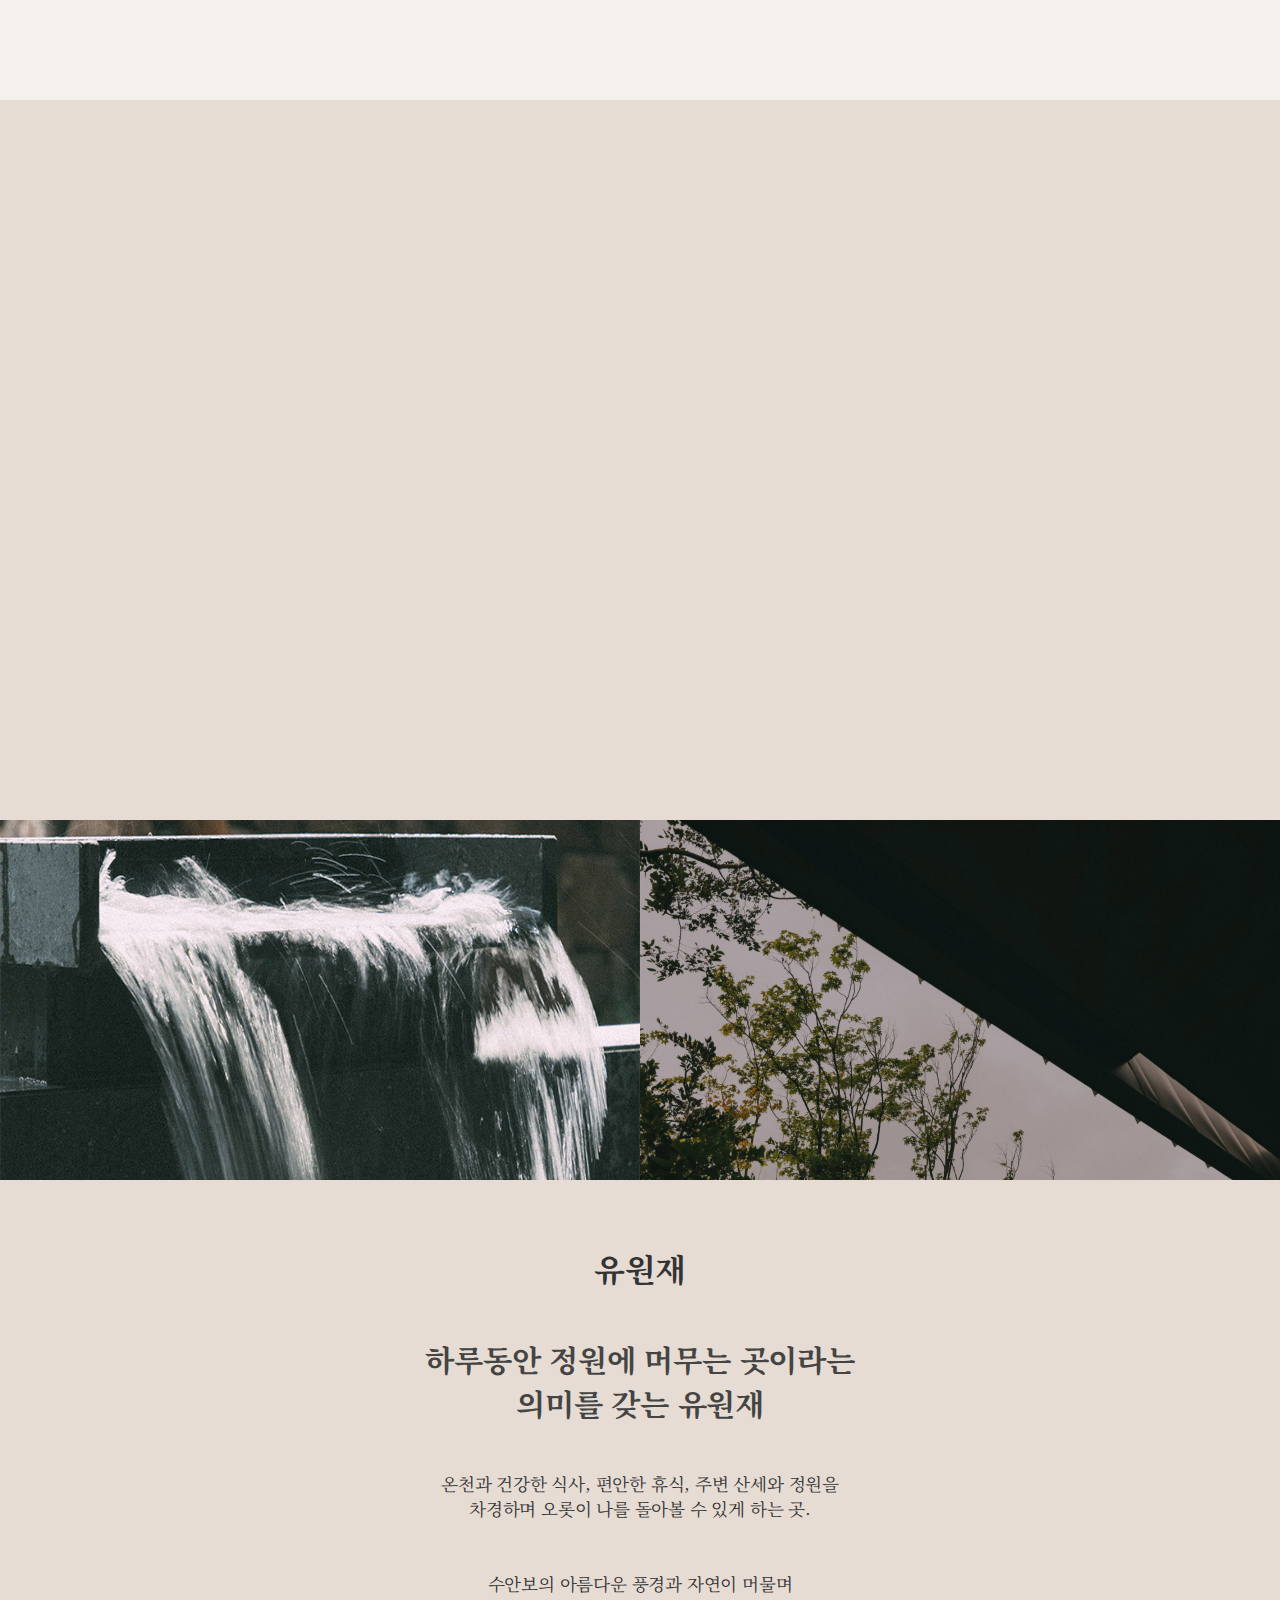
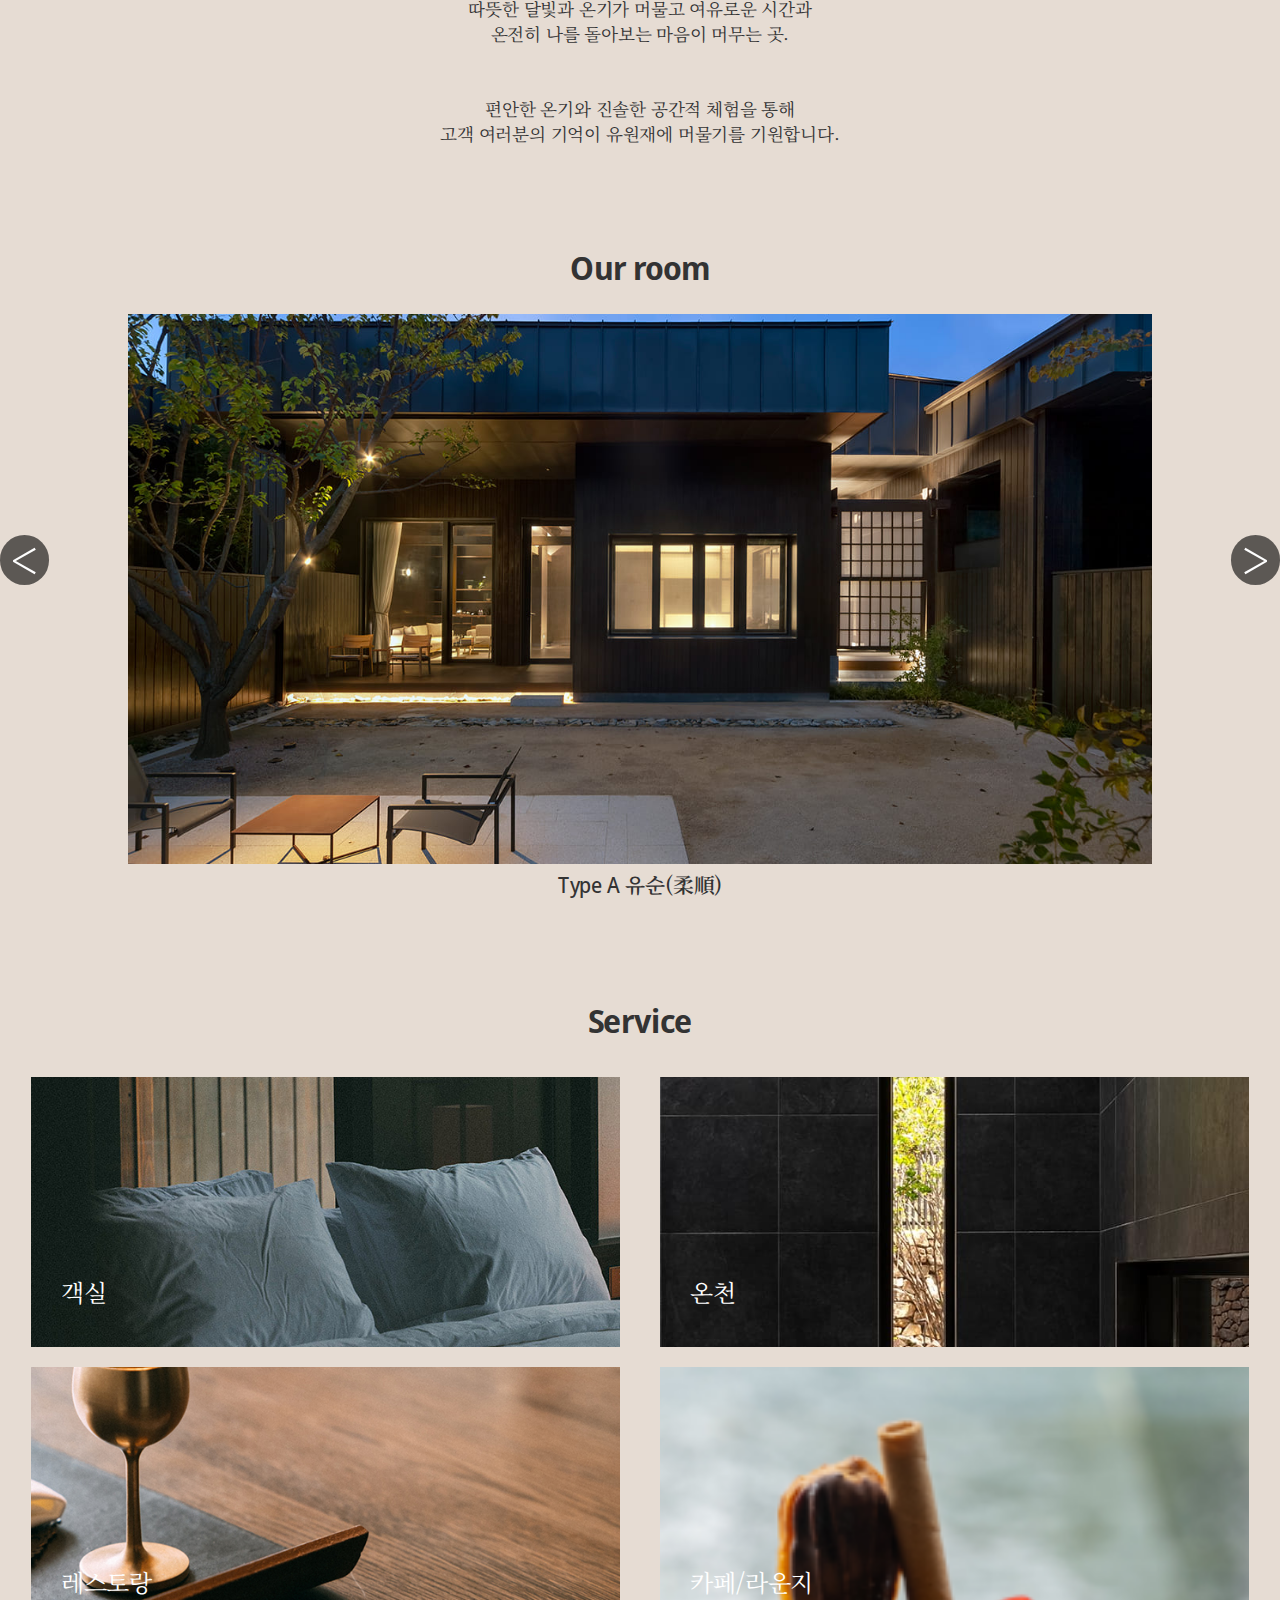
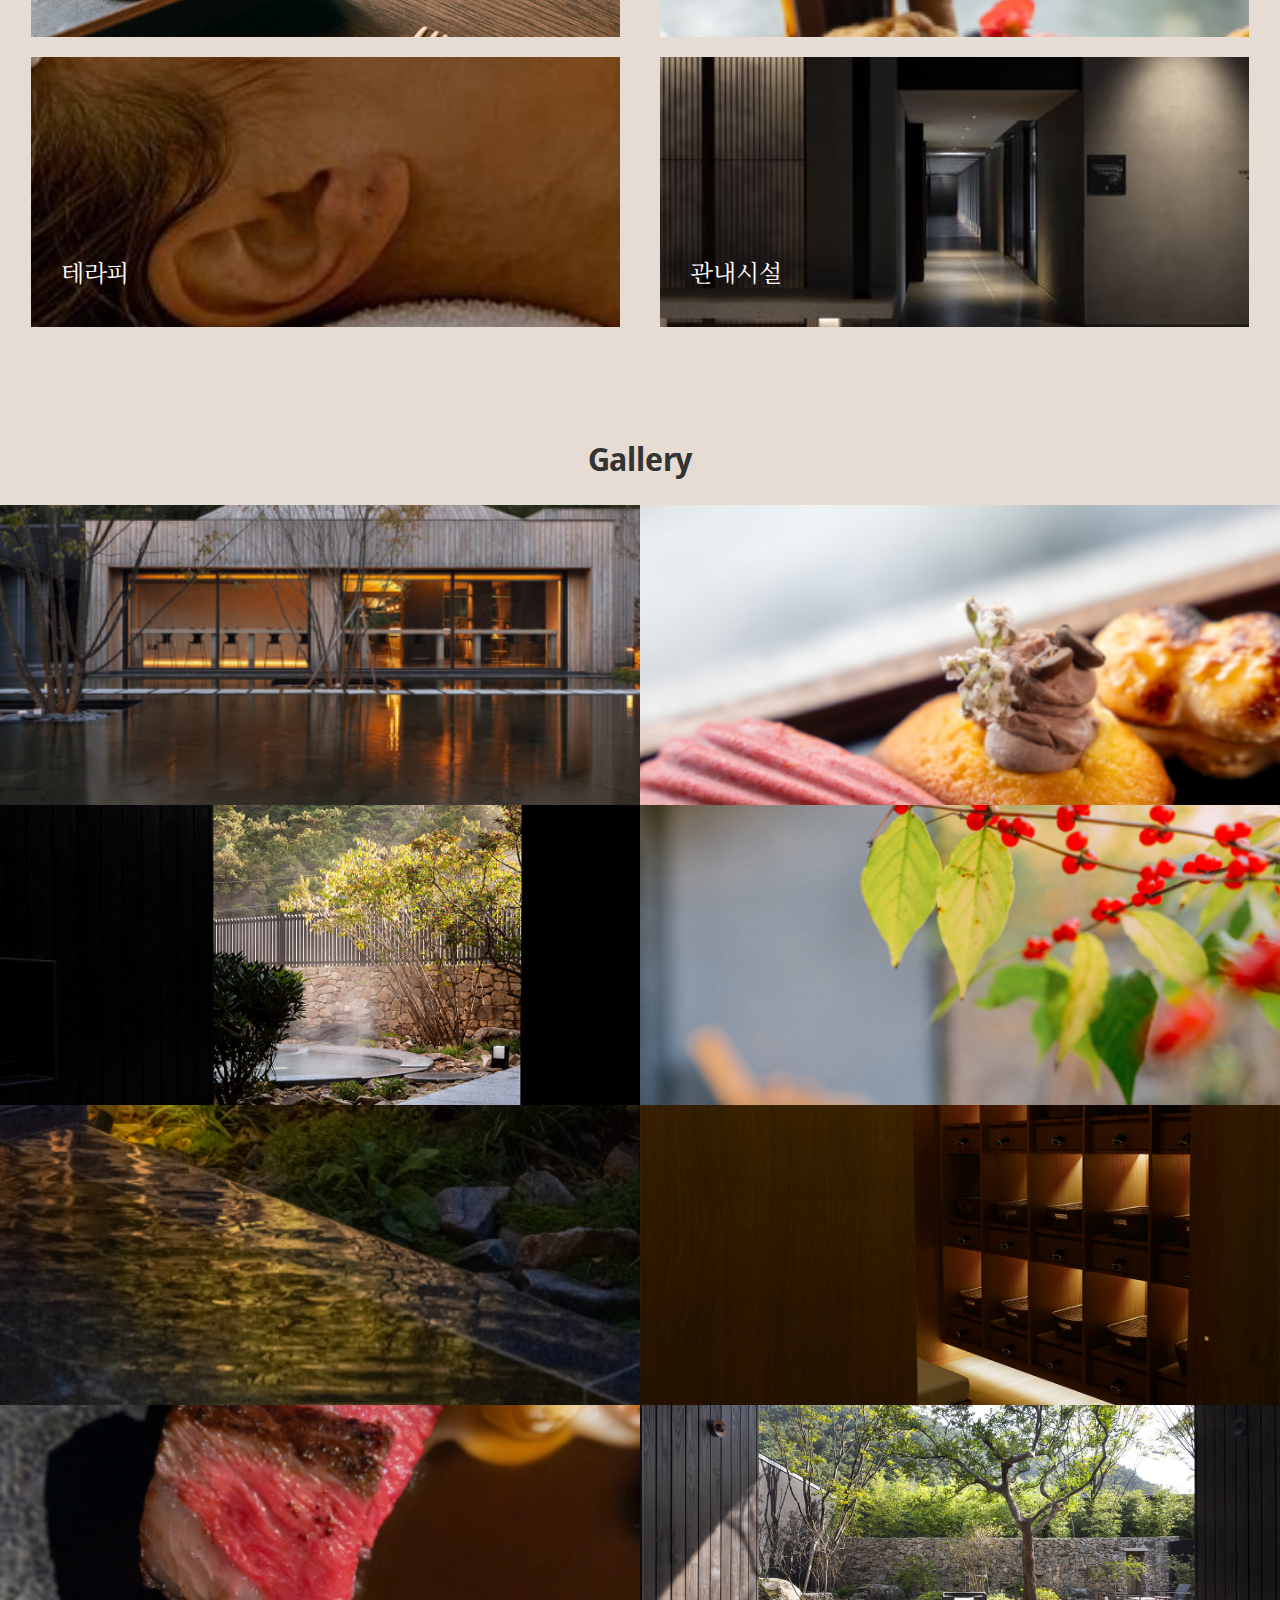
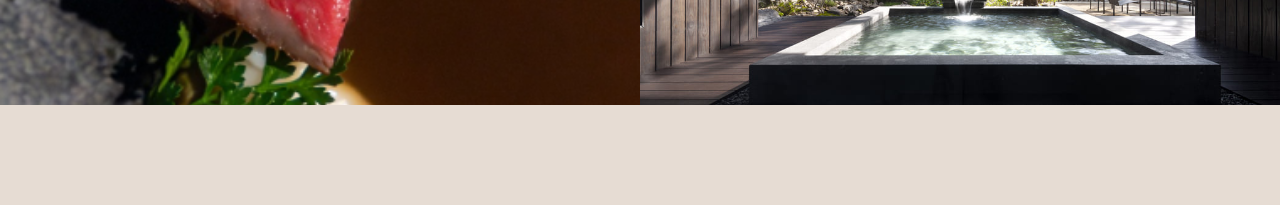
<file: index.html>
<!DOCTYPE html>
<html lang="ko">

<head>
    <meta charset="UTF-8">
    <meta name="viewport" content="width=device-width, initial-scale=1.0">
    <title>유원재</title>
    <style>
        @import url('https://fonts.googleapis.com/css2?family=Noto+Sans:ital,wght@0,100..900;1,100..900&family=Noto+Serif+KR:wght@200..900&family=Roboto:ital,wght@0,100..900;1,100..900&display=swap');
        
        @import url('https://fonts.googleapis.com/css2?family=Gabarito:wght@400..900&family=Noto+Sans+Display:ital,wght@0,100..900;1,100..900&family=Noto+Sans:ital,wght@0,100..900;1,100..900&family=Noto+Serif+KR:wght@200..900&family=Roboto:ital,wght@0,100..900;1,100..900&display=swap');
    </style>

    <link rel="stylesheet" href="css/common.css">
    <link rel="stylesheet" href="css/main.css">

    <script src="https://ajax.googleapis.com/ajax/libs/jquery/3.7.1/jquery.min.js"></script>
    <script src="./js/main.js"></script>
</head>

<body>
    <div id="wrap">


        <!-- Header -->
        <header>
            <div id="logo"></div>
            <nav>
                <ul>
                    <li></li>
                    <li></li>
                    <li></li>
                    <li></li>
                </ul>
            </nav>
        </header>


        <!-- Slider -->
        <div id="slider">
            <div class="video">
                <iframe
                    src="https://player.vimeo.com/video/891341498?h=1d6541250b&amp;loop=1&amp;muted=1&amp;title=0&amp;byline=0&amp;portrait=0&amp;controls=0&amp;autoplay=1"
                    frameborder="0" id="video-player" allowfullscreen=""></iframe>
            </div>
        </div>


        <!-- Section1 -->
        <div id="sec1">
            <div class="sec1_text">
                <h1>유원재</h1>
                <br><br>
                <h2>하루동안 정원에 머무는 곳이라는<br>
                    의미를 갖는 유원재</h2>
                    <br><br>
                <p>온천과 건강한 식사, 편안한 휴식, 주변 산세와 정원을<br>
                    차경하며 오롯이 나를 돌아볼 수 있게 하는 곳.<br>
                    <br><br>
                    수안보의 아름다운 풍경과 자연이 머물며<br>
                    따뜻한 달빛과 온기가 머물고 여유로운 시간과<br>
                    온전히 나를 돌아보는 마음이 머무는 곳.<br>
                    <br><br>
                    편안한 온기와 진솔한 공간적 체험을 통해<br>
                    고객 여러분의 기억이 유원재에 머물기를 기원합니다.</p>
            </div>
            <img src="img/section01_img2.jpg" alt="sec1_img1">
            <img src="img/section01_img1.jpg" alt="sec1_img2">
        </div>


        <!-- Section2 -->
        <div id="sec2">
            <h2 style="font-family: 'Noto Sans Display';">Our room</h2>
            <div id="slidewrap">
                <ul>
                    <li>
                        <figure style="background-image: url('img/room_typeA.jpg');"></figure>
                        <figcaption><span style="font-family: 'Noto Sans Display';">Type A</span> 유순(柔順)</figcaption>
                    </li>
                    <li>
                        <figure style="background-image: url('img/room_typeB.jpg');"></figure>
                        <figcaption><span style="font-family: 'Noto Sans Display';">Type B</span> 겸화(謙和)</figcaption>
                    </li>
                    <li>
                        <figure style="background-image: url('img/room_typeC.jpg');"></figure>
                        <figcaption><span style="font-family: 'Noto Sans Display';">Type C</span> 청심(淸心)</figcaption>
                    </li>
                    <li>
                        <figure style="background-image: url('img/room_typeD.jpg');"></figure>
                        <figcaption><span style="font-family: 'Noto Sans Display';">Type D</span> 수정(守靜)</figcaption>
                    </li>
                </ul>
            </div>
            <span class="prev">&lt;</span>
            <span class="next">&gt;</span>
        </div>


        <!-- Section3 -->
        <div id="sec3">
            <h2 style="font-family: 'Noto Sans Display';">Service</h2>
            <ul>
                <li style="background-image: url('img/room2.jpg');">
                    <figcaption>객실</figcaption>
                </li>
                <li style="background-image: url('img/hot_spring1.jpg');">
                    <figcaption>온천</figcaption>
                </li>
                <li style="background-image: url('img/restaurant2.jpg');">
                    <figcaption>레스토랑</figcaption>
                </li>
                <li style="background-image: url('img/cafe8.png');">
                    <figcaption>카페/라운지</figcaption>
                </li>
                <li style="background-image: url('img/therapy2.jpg');">
                    <figcaption>테라피</figcaption>
                </li>
                <li style="background-image: url('img/facility2.jpg');">
                    <figcaption>관내시설</figcaption>
                </li>
            </ul>
        </div>


        <!-- Section4 -->
        <div id="sec4">
            <h2 style="font-family: 'Noto Sans Display';">Gallery</h2>
            <ul>
                <li style="background-image: url('img/cafe2.png');"></li>
                <li style="background-image: url('img/cafe7.png');"></li>
                <li style="background-image: url('img/hot_spring4.jpg');"></li>
                <li style="background-image: url('img/gallery01.png');"></li>
                <li style="background-image: url('img/gallery02.png');"></li>
                <li style="background-image: url('img/hot_spring6.jpg');"></li>
                <li style="background-image: url('img/restaurant3.png');"></li>
                <li style="background-image: url('img/gallery03.jpg');"></li>
            </ul>
        </div>


        <!-- Footer -->
        <footer></footer>



    </div>
</body>

</html>
</file>
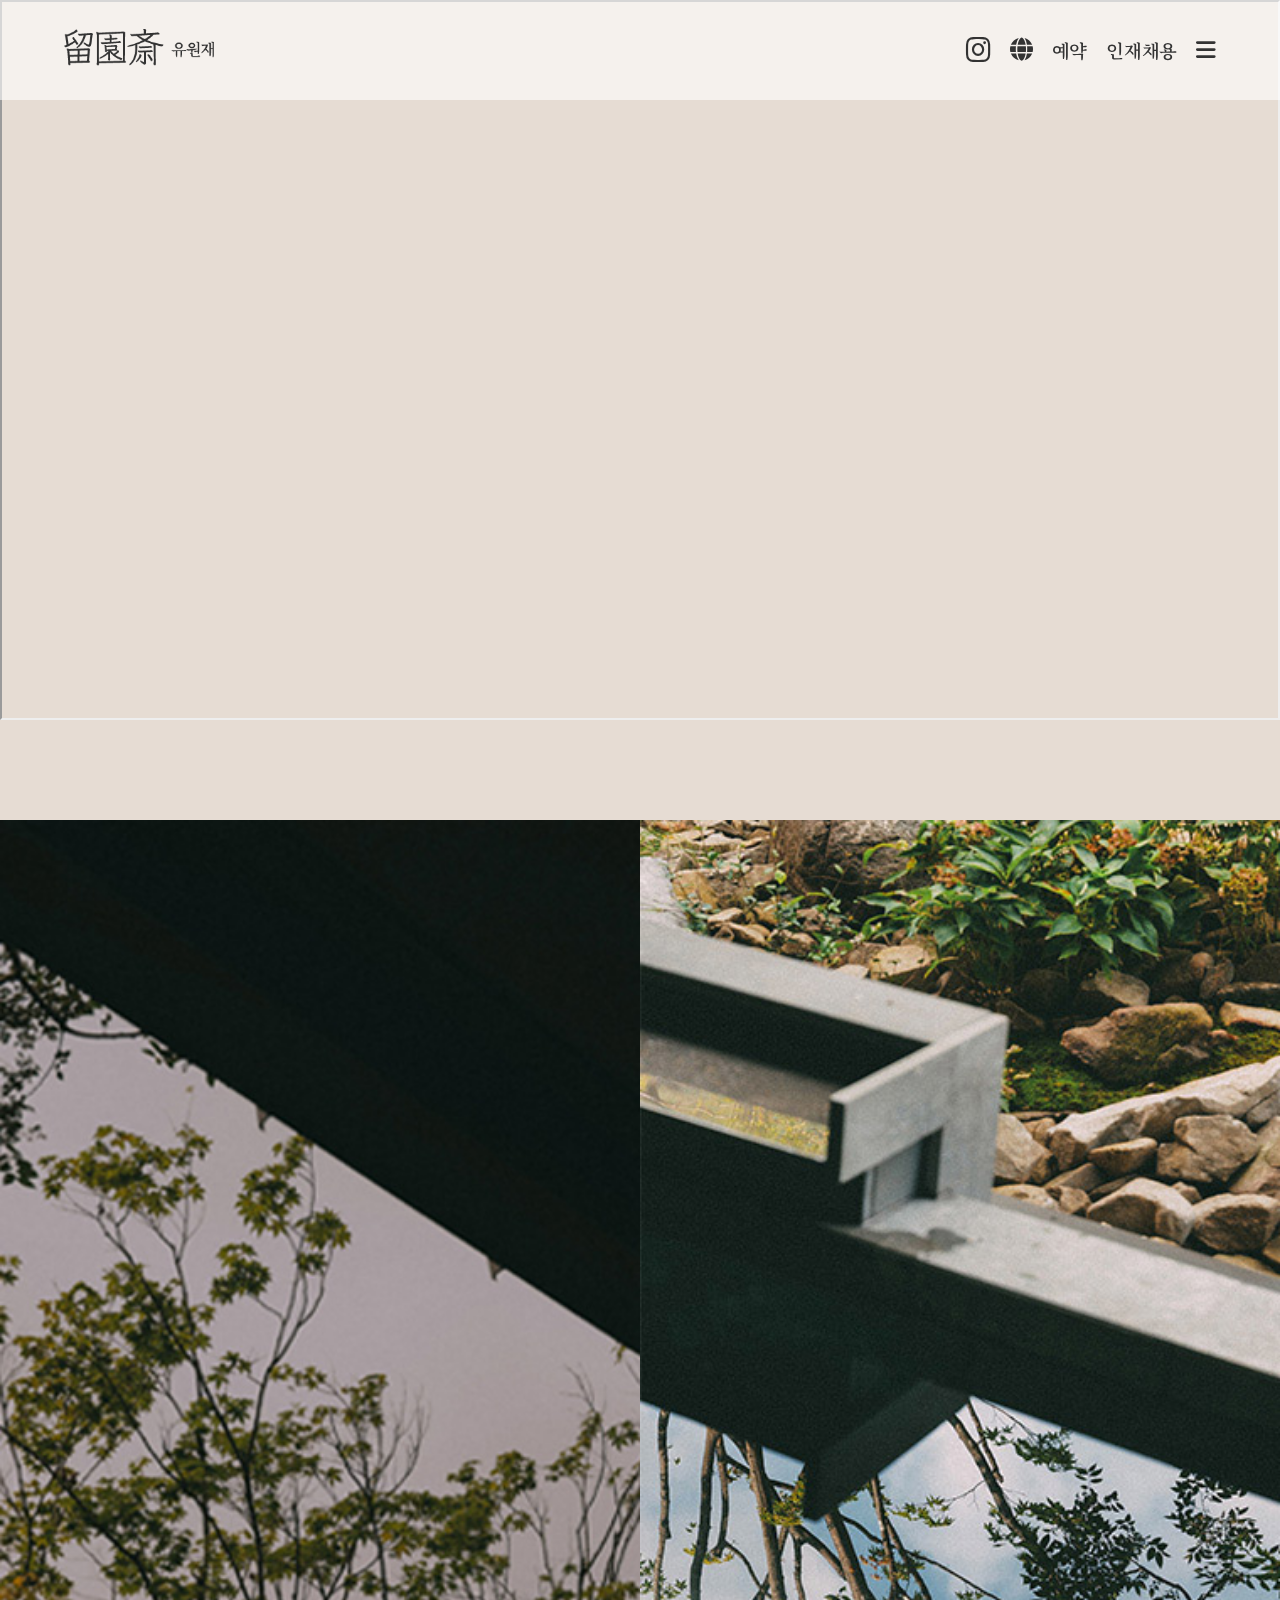
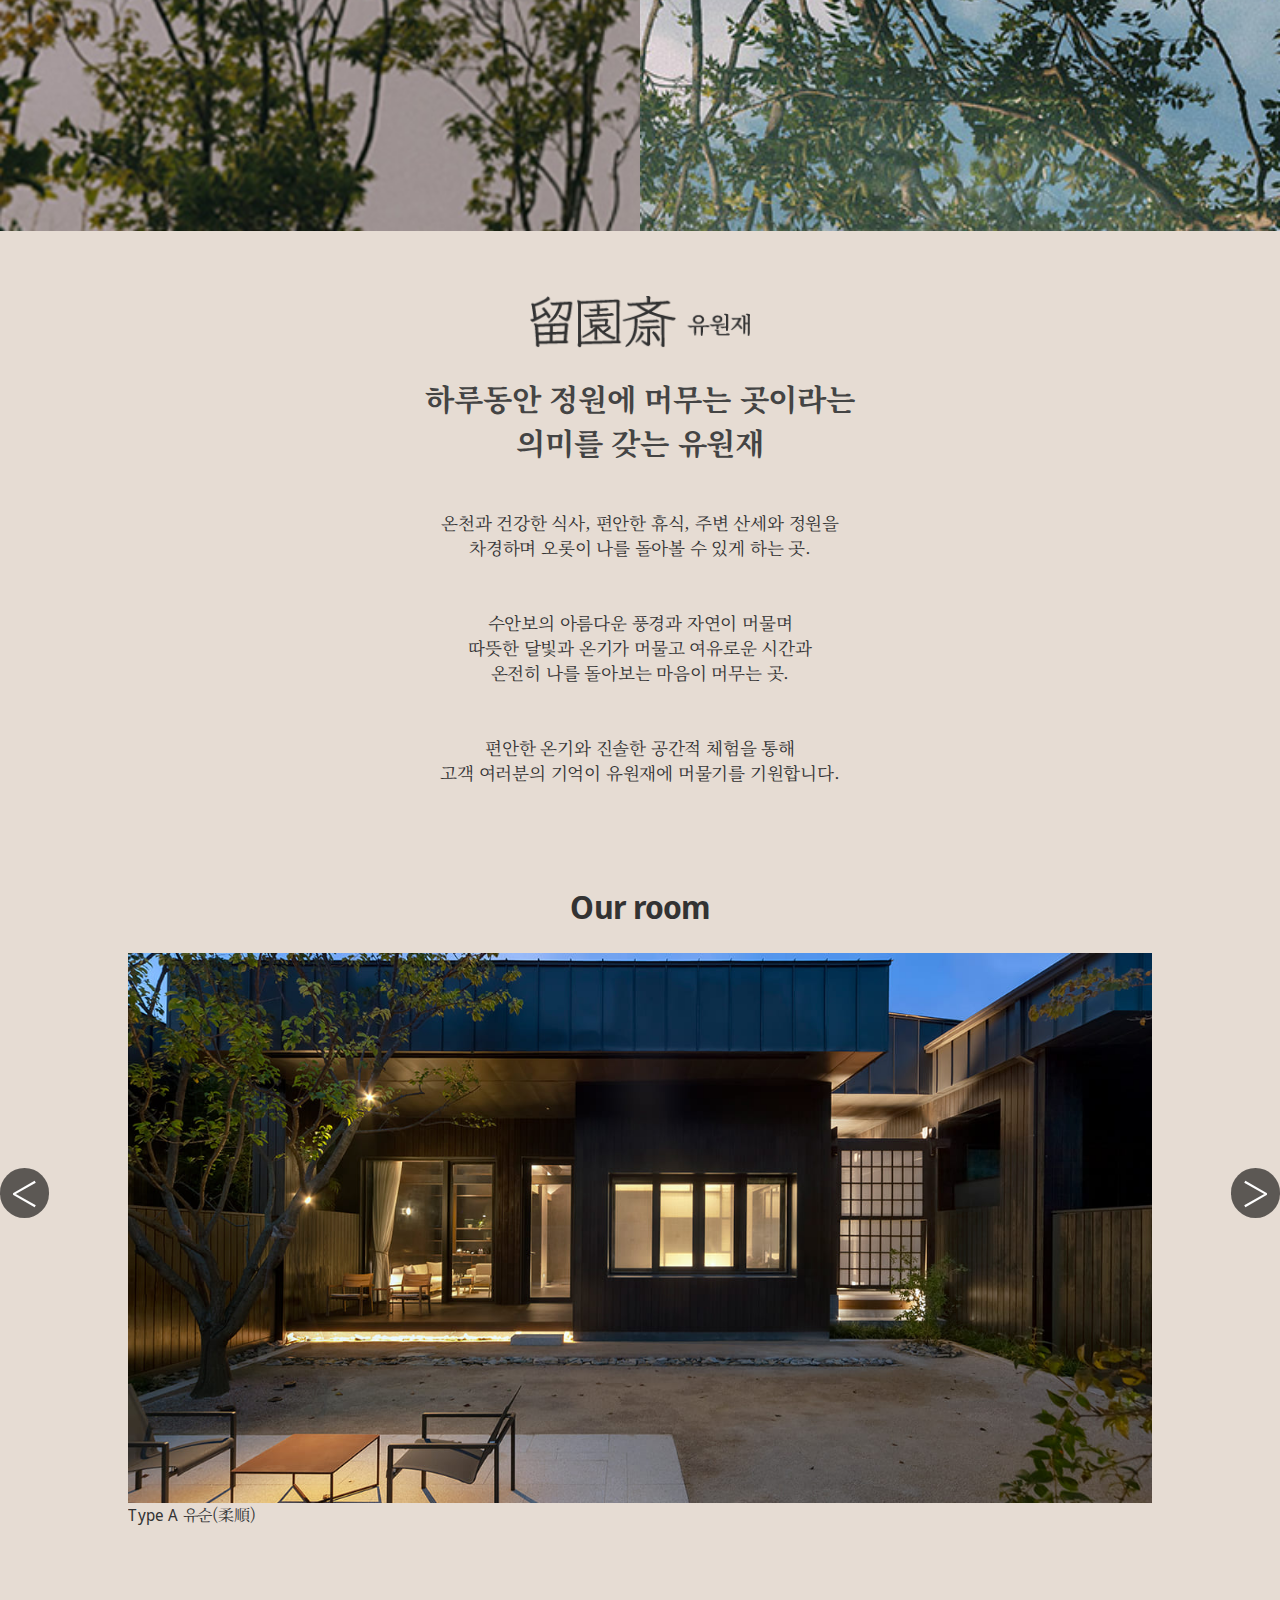
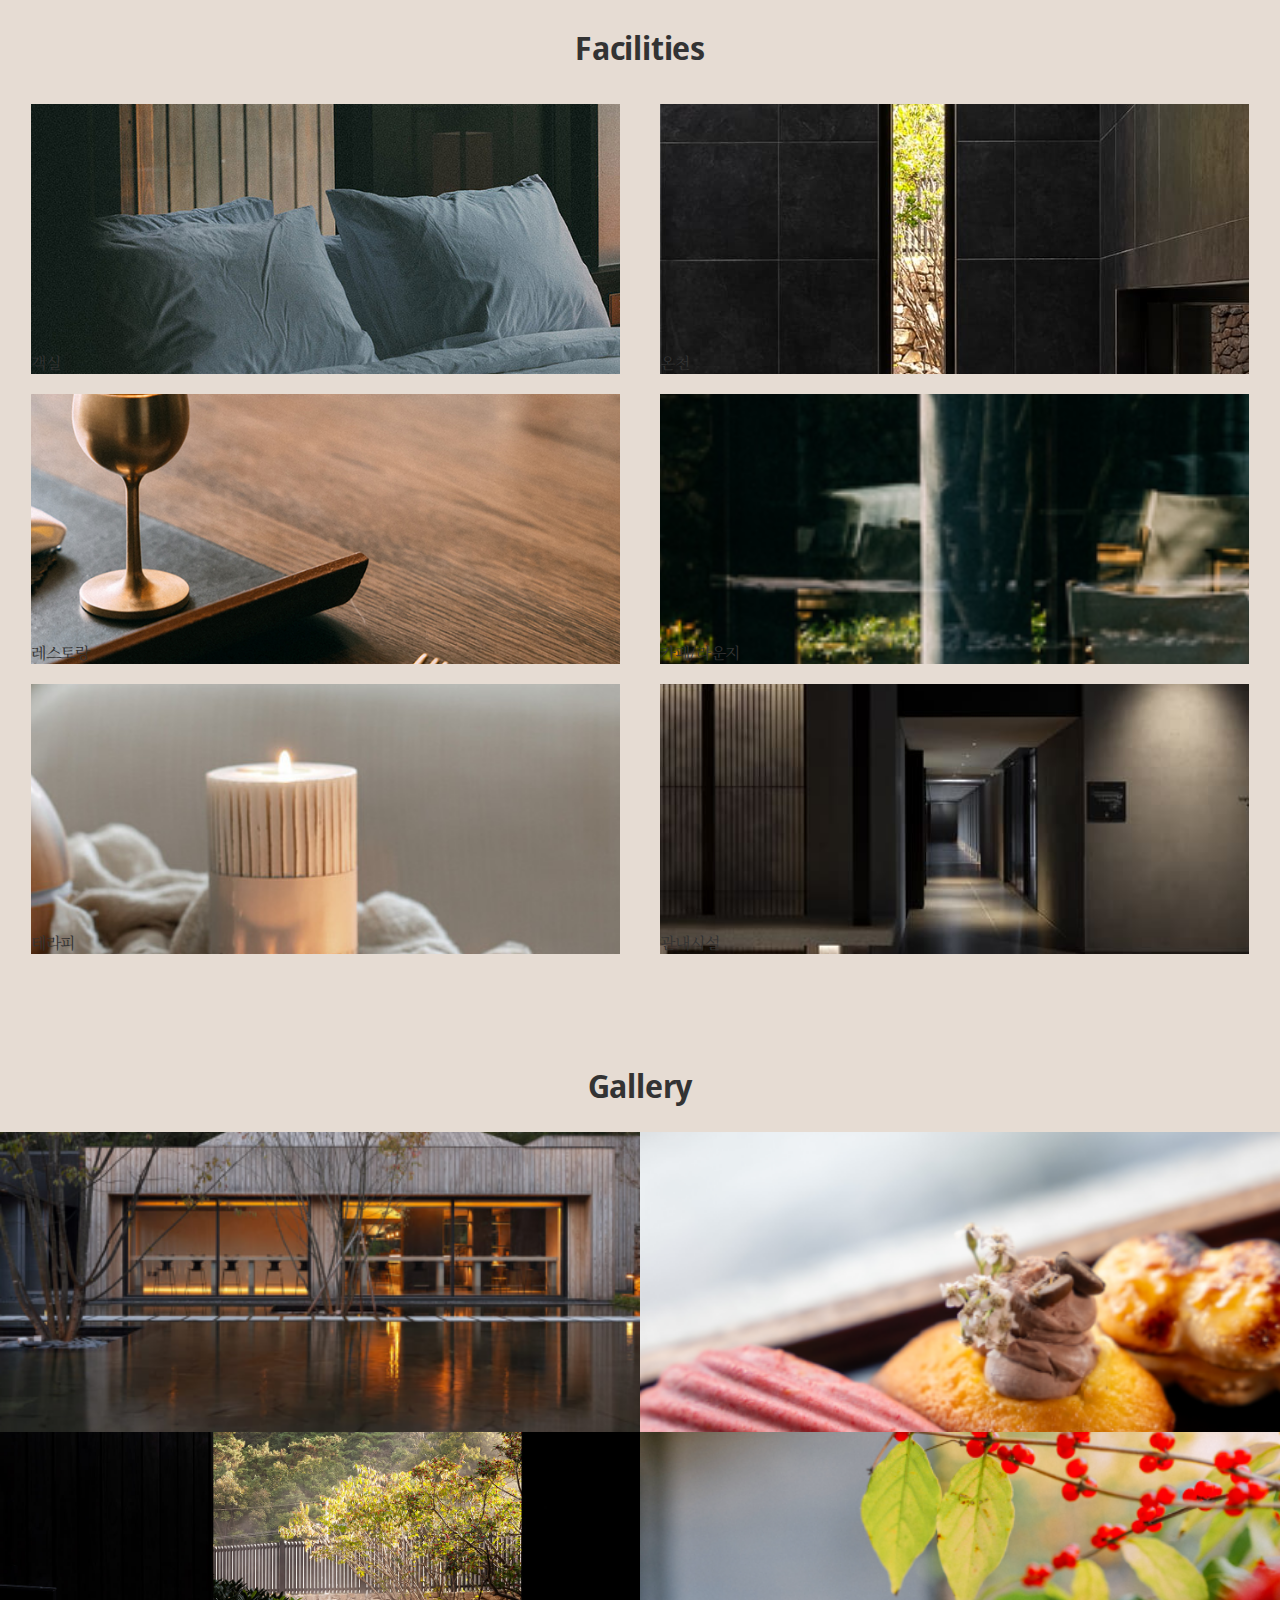
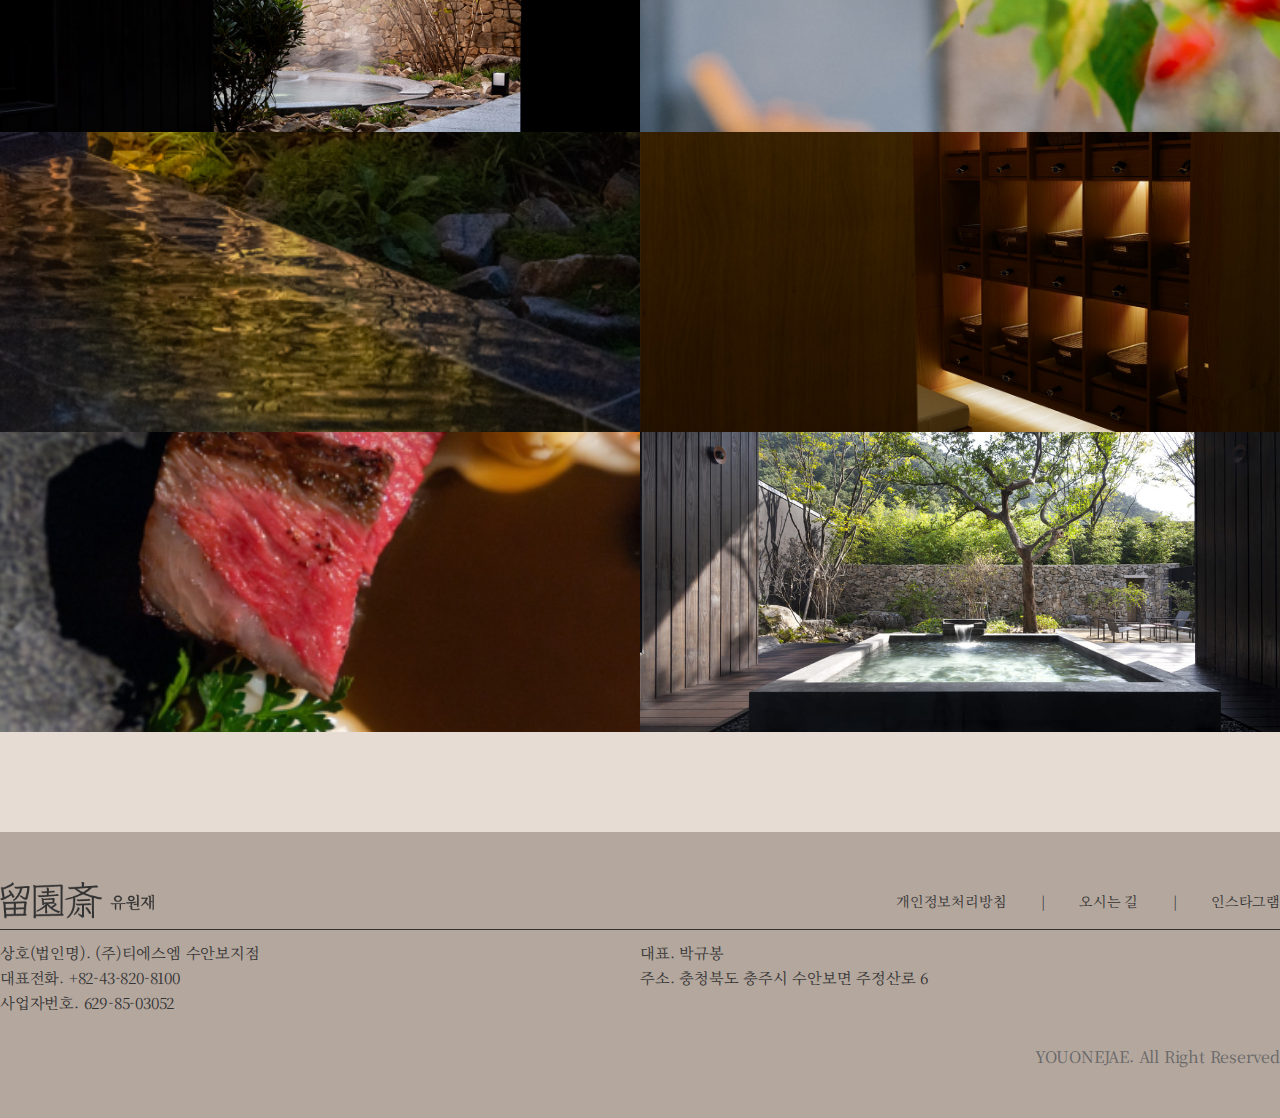
<file: main.html>
<!DOCTYPE html>
<html lang="ko">

<head>
    <meta charset="UTF-8">
    <meta name="viewport" content="width=device-width, initial-scale=1.0">
    <title>유원재</title>
    <style>
        @import url('https://fonts.googleapis.com/css2?family=Noto+Sans:ital,wght@0,100..900;1,100..900&family=Noto+Serif+KR:wght@200..900&family=Roboto:ital,wght@0,100..900;1,100..900&display=swap');
        
        @import url('https://fonts.googleapis.com/css2?family=Gabarito:wght@400..900&family=Noto+Sans+Display:ital,wght@0,100..900;1,100..900&family=Noto+Sans:ital,wght@0,100..900;1,100..900&family=Noto+Serif+KR:wght@200..900&family=Roboto:ital,wght@0,100..900;1,100..900&display=swap');
    </style>

    <link rel="stylesheet" href="https://cdnjs.cloudflare.com/ajax/libs/font-awesome/6.7.2/css/all.min.css" integrity="sha512-Evv84Mr4kqVGRNSgIGL/F/aIDqQb7xQ2vcrdIwxfjThSH8CSR7PBEakCr51Ck+w+/U6swU2Im1vVX0SVk9ABhg==" crossorigin="anonymous" referrerpolicy="no-referrer">

    <link rel="stylesheet" href="css/common.css">
    <link rel="stylesheet" href="css/main.css">

    <script src="https://ajax.googleapis.com/ajax/libs/jquery/3.7.1/jquery.min.js"></script>
    <script src="./js/js.js"></script>
</head>

<body>
    <div id="wrap">


        <!-- Header -->
        <header>
            <div id="headerWrap">
                <a href="./main.html"><img src="./img//logo/logo03.png" alt="header logo"></a>
                <nav>
                    <ul>
                        <li><a href="#"><i class="fa-brands fa-instagram"></i></a></li>
                        <li><a href="#"><i class="fa-solid fa-globe"></i></a></li>
                        <li><a href="#">예약</a></li>
                        <li><a href="#">인재채용</a></li>
                        <li class="bar"><a href="#"><i class="fa-solid fa-bars"></i></a>
                            <ul class="mainMenu">
                                <li><a href="#">유원재</a></li>
                                <li><a href="#">브랜드</a></li>
                                <li><a href="#">공간</a>
                                    <ul class="subMenu">
                                        <li><a href="#">갤러리</a></li>
                                        <li><a href="#">객실</a></li>
                                        <li><a href="#">온천</a></li>
                                        <li><a href="#">관내시설</a></li>
                                        <li><a href="#">건축과 공간</a></li>
                                    </ul>
                                </li>
                                <li><a href="#">경험</a>
                                    <ul class="subMenu">
                                        <li><a href="#">요리</a></li>
                                        <li><a href="#">테라피</a></li>
                                    </ul>
                                </li>
                                <li><a href="#">미디어</a></li>
                                <li><a href="#">프로모션</a></li>
                            </ul>
                        </li>
                    </ul>
                </nav>
            </div>
        </header>


        <!-- Slider -->
        <div id="slider">
            <div class="video">
                <iframe
                    src="https://player.vimeo.com/video/891341498?h=1d6541250b&amp;loop=1&amp;muted=1&amp;title=0&amp;byline=0&amp;portrait=0&amp;controls=0&amp;autoplay=1"
                    id="video-player" allowfullscreen=""></iframe>
            </div>
        </div>


        <!-- Section1 -->
        <div id="sec1">
            <img src="img/section01_img4.jpg" alt="sec1_img1">
            <div class="sec1_text">
                <img src="./img//logo/logo03.png" alt="section1 logo">
                <br><br>
                <h2>하루동안 정원에 머무는 곳이라는<br>
                    의미를 갖는 유원재</h2>
                    <br><br>
                <p>온천과 건강한 식사, 편안한 휴식, 주변 산세와 정원을<br>
                    차경하며 오롯이 나를 돌아볼 수 있게 하는 곳.<br>
                    <br><br>
                    수안보의 아름다운 풍경과 자연이 머물며<br>
                    따뜻한 달빛과 온기가 머물고 여유로운 시간과<br>
                    온전히 나를 돌아보는 마음이 머무는 곳.<br>
                    <br><br>
                    편안한 온기와 진솔한 공간적 체험을 통해<br>
                    고객 여러분의 기억이 유원재에 머물기를 기원합니다.</p>
            </div>
            <img src="img/section01_img3.jpg" alt="sec1_img2">
            
        </div>


        <!-- Section2 -->
        <div id="sec2">
            <h2 style="font-family: 'Noto Sans Display';">Our room</h2>
            <div id="slidewrap">
                <ul>
                    <li>
                        <figure style="background-image: url('img/room_typeA.jpg');"></figure>
                        <p><span style="font-family: 'Noto Sans Display';">Type A</span> 유순(柔順)</p>
                    </li>
                    <li>
                        <figure style="background-image: url('img/room_typeB.jpg');"></figure>
                        <p><span style="font-family: 'Noto Sans Display';">Type B</span> 겸화(謙和)</p>
                    </li>
                    <li>
                        <figure style="background-image: url('img/room_typeC.jpg');"></figure>
                        <p><span style="font-family: 'Noto Sans Display';">Type C</span> 청심(淸心)</p>
                    </li>
                    <li>
                        <figure style="background-image: url('img/room_typeD.jpg');"></figure>
                        <p><span style="font-family: 'Noto Sans Display';">Type D</span> 수정(守靜)</p>
                    </li>
                </ul>
            </div>
            <span class="prev">&lt;</span>
            <span class="next">&gt;</span>
        </div>


        <!-- Section3 -->
        <div id="sec3">
            <h2 style="font-family: 'Noto Sans Display';">Facilities</h2>
            <ul>
                <li style="background-image: url('img/room2.jpg');">
                    <p>객실</p>
                </li>
                <li style="background-image: url('img/hot_spring1.jpg');">
                    <p>온천</p>
                </li>
                <li style="background-image: url('img/restaurant2.jpg');">
                    <p>레스토랑</p>
                </li>
                <li style="background-image: url('img/cafe1.png');">
                    <p>카페/라운지</p>
                </li>
                <li style="background-image: url('img/therapy5.jpg');">
                    <p>테라피</p>
                </li>
                <li style="background-image: url('img/facility2.jpg');">
                    <p>관내시설</p>
                </li>
            </ul>
        </div>


        <!-- Section4 -->
        <div id="sec4">
            <h2 style="font-family: 'Noto Sans Display';">Gallery</h2>
            <ul>
                <li style="background-image: url('img/cafe2.png');"></li>
                <li style="background-image: url('img/cafe7.png');"></li>
                <li style="background-image: url('img/hot_spring4.jpg');"></li>
                <li style="background-image: url('img/gallery01.png');"></li>
                <li style="background-image: url('img/gallery02.png');"></li>
                <li style="background-image: url('img/hot_spring6.jpg');"></li>
                <li style="background-image: url('img/restaurant3.png');"></li>
                <li style="background-image: url('img/gallery03.jpg');"></li>
            </ul>
        </div>


        <!-- Footer -->
        <footer>
            <div>
                <div id="footerWrap">
                    <div class="footer_T">
                        <img src="./img/logo/logo03.png" alt="footer logo">
                        <ul>
                            <li>개인정보처리방침</li>
                            <li>|</li>
                            <li>오시는 길</li>
                            <li>|</li>
                            <li>인스타그램</li>
                        </ul>
                    </div>
                    <div class="footer_B">
                        <ul>
                            <li>상호(법인명).
                                (주)티에스엠 수안보지점</li>

                            <li>|</li>
                            <li>대표.
                                박규봉</li>

                            <li>|</li>
                            <li>대표전화.
                                +82-43-820-8100</li>

                            <li>|</li>
                            <li>주소.
                                충청북도 충주시 수안보면 주정산로 6</li>

                            <li>|</li>
                            <li>사업자번호.
                                629-85-03052</li>
                        </ul>
                        <p>YOUONEJAE. All Right Reserved</p>
                    </div>
                </div>
            </div>
        </footer>



    </div>
</body>

</html>
</file>
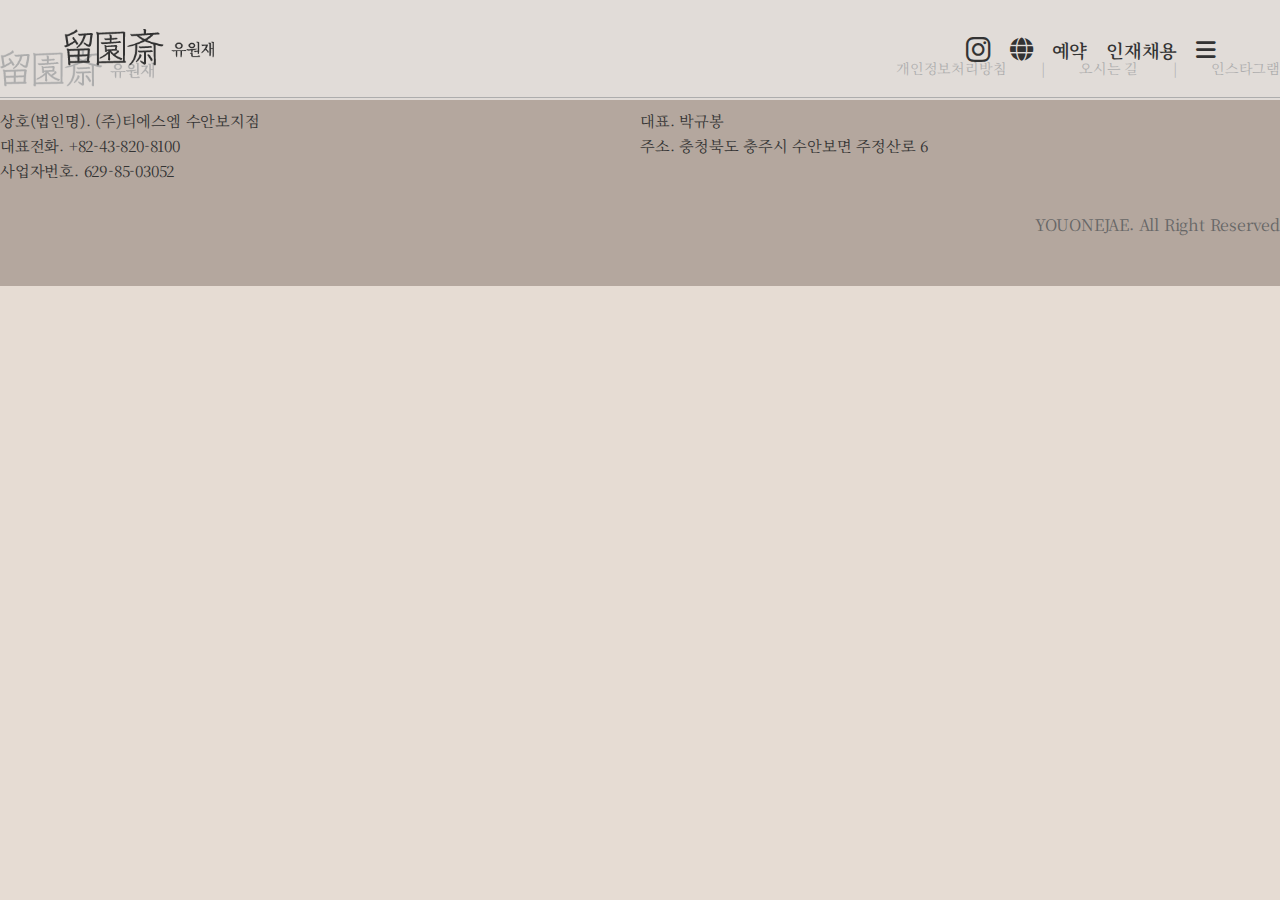
<file: sub.html>
<!DOCTYPE html>
<html lang="ko">

<head>
    <meta charset="UTF-8">
    <meta name="viewport" content="width=device-width, initial-scale=1.0">
    <title>유원재</title>
    <style>
        @import url('https://fonts.googleapis.com/css2?family=Noto+Sans:ital,wght@0,100..900;1,100..900&family=Noto+Serif+KR:wght@200..900&family=Roboto:ital,wght@0,100..900;1,100..900&display=swap');
        
        @import url('https://fonts.googleapis.com/css2?family=Gabarito:wght@400..900&family=Noto+Sans+Display:ital,wght@0,100..900;1,100..900&family=Noto+Sans:ital,wght@0,100..900;1,100..900&family=Noto+Serif+KR:wght@200..900&family=Roboto:ital,wght@0,100..900;1,100..900&display=swap');
    </style>

    <link rel="stylesheet" href="https://cdnjs.cloudflare.com/ajax/libs/font-awesome/6.7.2/css/all.min.css" integrity="sha512-Evv84Mr4kqVGRNSgIGL/F/aIDqQb7xQ2vcrdIwxfjThSH8CSR7PBEakCr51Ck+w+/U6swU2Im1vVX0SVk9ABhg==" crossorigin="anonymous" referrerpolicy="no-referrer">

    <link rel="stylesheet" href="css/common.css">
    <link rel="stylesheet" href="css/sub.css">

    <script src="https://ajax.googleapis.com/ajax/libs/jquery/3.7.1/jquery.min.js"></script>
    <script src="./js/js.js"></script>
</head>

<body>
    <div id="wrap">


        <!-- Header -->
        <header>
            <div id="headerWrap">
                <a href="./main.html"><img src="./img//logo/logo03.png" alt="header logo"></a>
                <nav>
                    <ul>
                        <li><a href="#"><i class="fa-brands fa-instagram"></i></a></li>
                        <li><a href="#"><i class="fa-solid fa-globe"></i></a></li>
                        <li><a href="#">예약</a></li>
                        <li><a href="#">인재채용</a></li>
                        <li class="bar"><a href="#"><i class="fa-solid fa-bars"></i></a>
                            <ul class="mainMenu">
                                <li><a href="#">유원재</a></li>
                                <li><a href="#">브랜드</a></li>
                                <li><a href="#">공간</a>
                                    <ul class="subMenu">
                                        <li><a href="#">갤러리</a></li>
                                        <li><a href="#">객실</a></li>
                                        <li><a href="#">온천</a></li>
                                        <li><a href="#">관내시설</a></li>
                                        <li><a href="#">건축과 공간</a></li>
                                    </ul>
                                </li>
                                <li><a href="#">경험</a>
                                    <ul class="subMenu">
                                        <li><a href="#">요리</a></li>
                                        <li><a href="#">테라피</a></li>
                                    </ul>
                                </li>
                                <li><a href="#">미디어</a></li>
                                <li><a href="#">프로모션</a></li>
                            </ul>
                        </li>
                    </ul>
                </nav>
            </div>
        </header>


        <div></div>


        <!-- Footer -->
        <footer>
            <div>
                <div id="footerWrap">
                    <div class="footer_T">
                        <img src="./img/logo/logo03.png" alt="footer logo">
                        <ul>
                            <li>개인정보처리방침</li>
                            <li>|</li>
                            <li>오시는 길</li>
                            <li>|</li>
                            <li>인스타그램</li>
                        </ul>
                    </div>
                    <div class="footer_B">
                        <ul>
                            <li>상호(법인명).
                                (주)티에스엠 수안보지점</li>

                            <li>|</li>
                            <li>대표.
                                박규봉</li>

                            <li>|</li>
                            <li>대표전화.
                                +82-43-820-8100</li>

                            <li>|</li>
                            <li>주소.
                                충청북도 충주시 수안보면 주정산로 6</li>

                            <li>|</li>
                            <li>사업자번호.
                                629-85-03052</li>
                        </ul>
                        <p>YOUONEJAE. All Right Reserved</p>
                    </div>
                </div>
            </div>
        </footer>



    </div>
</body>

</html>
</file>
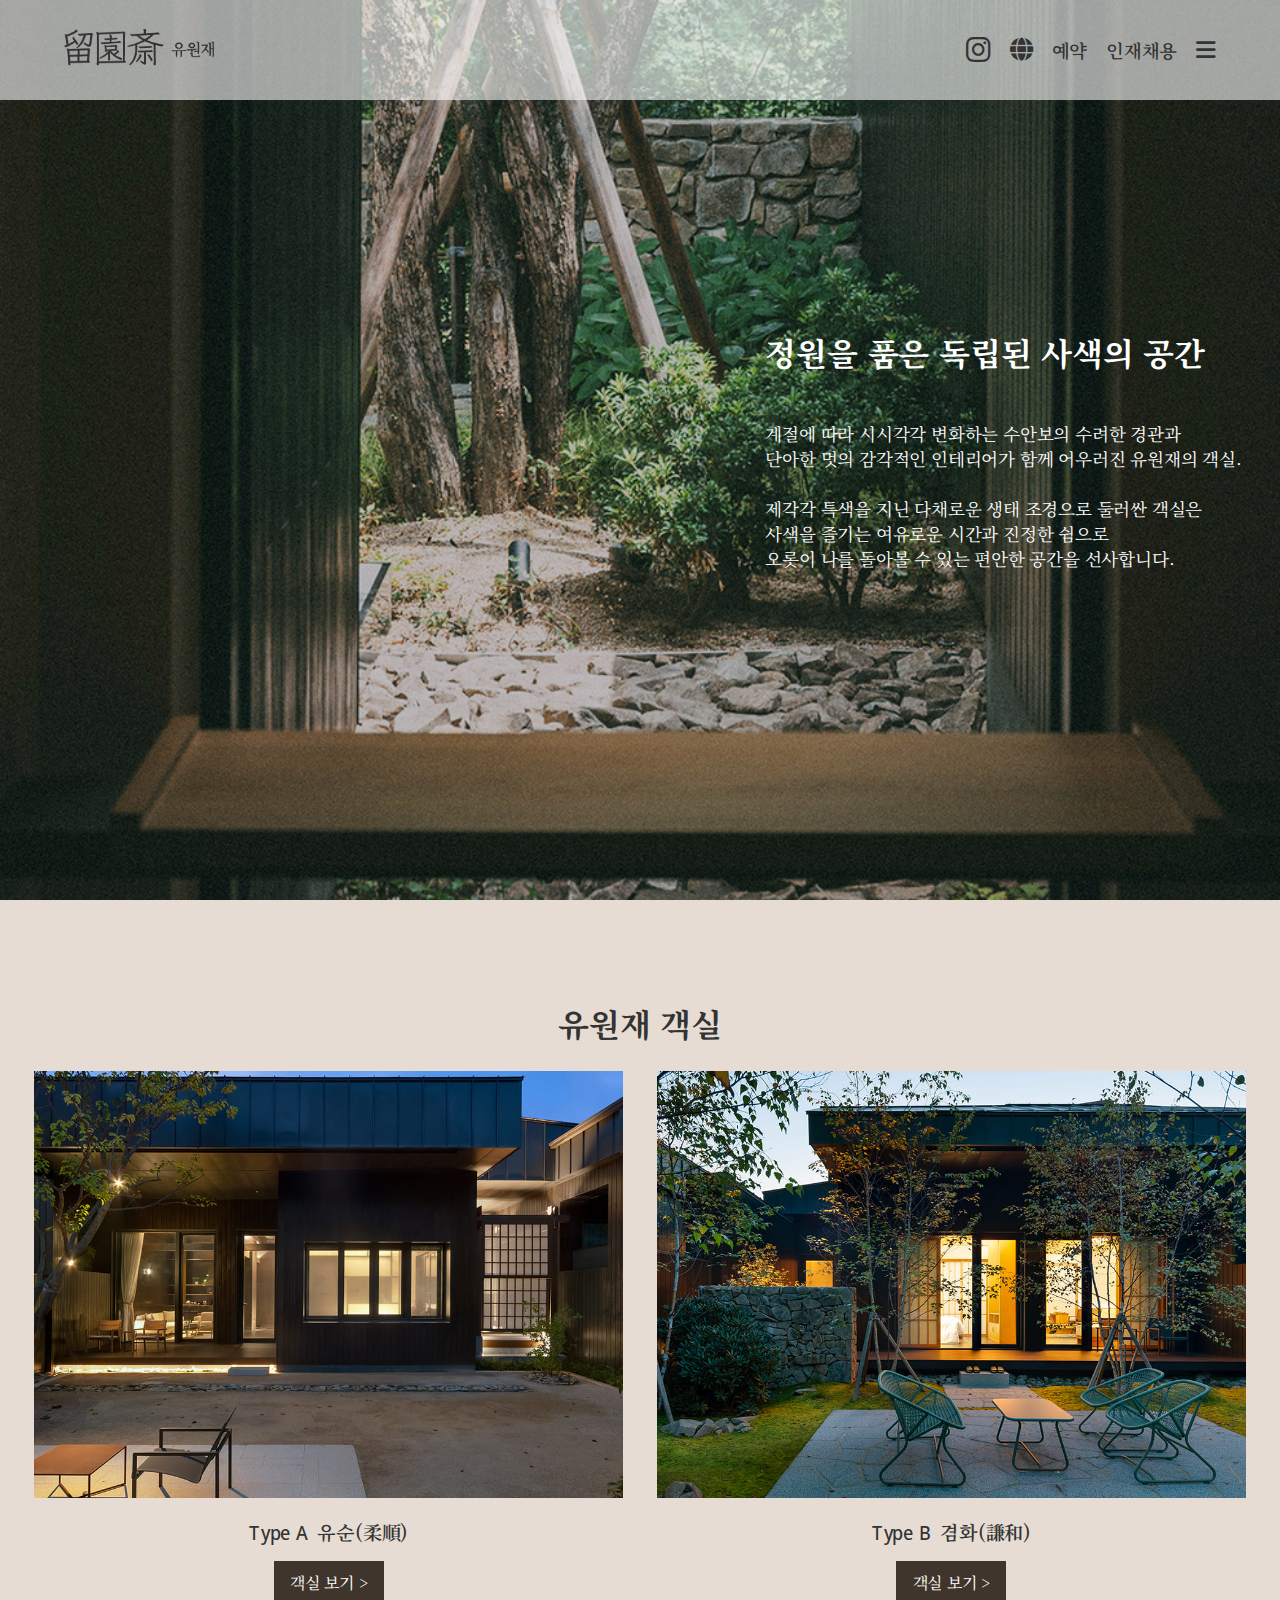
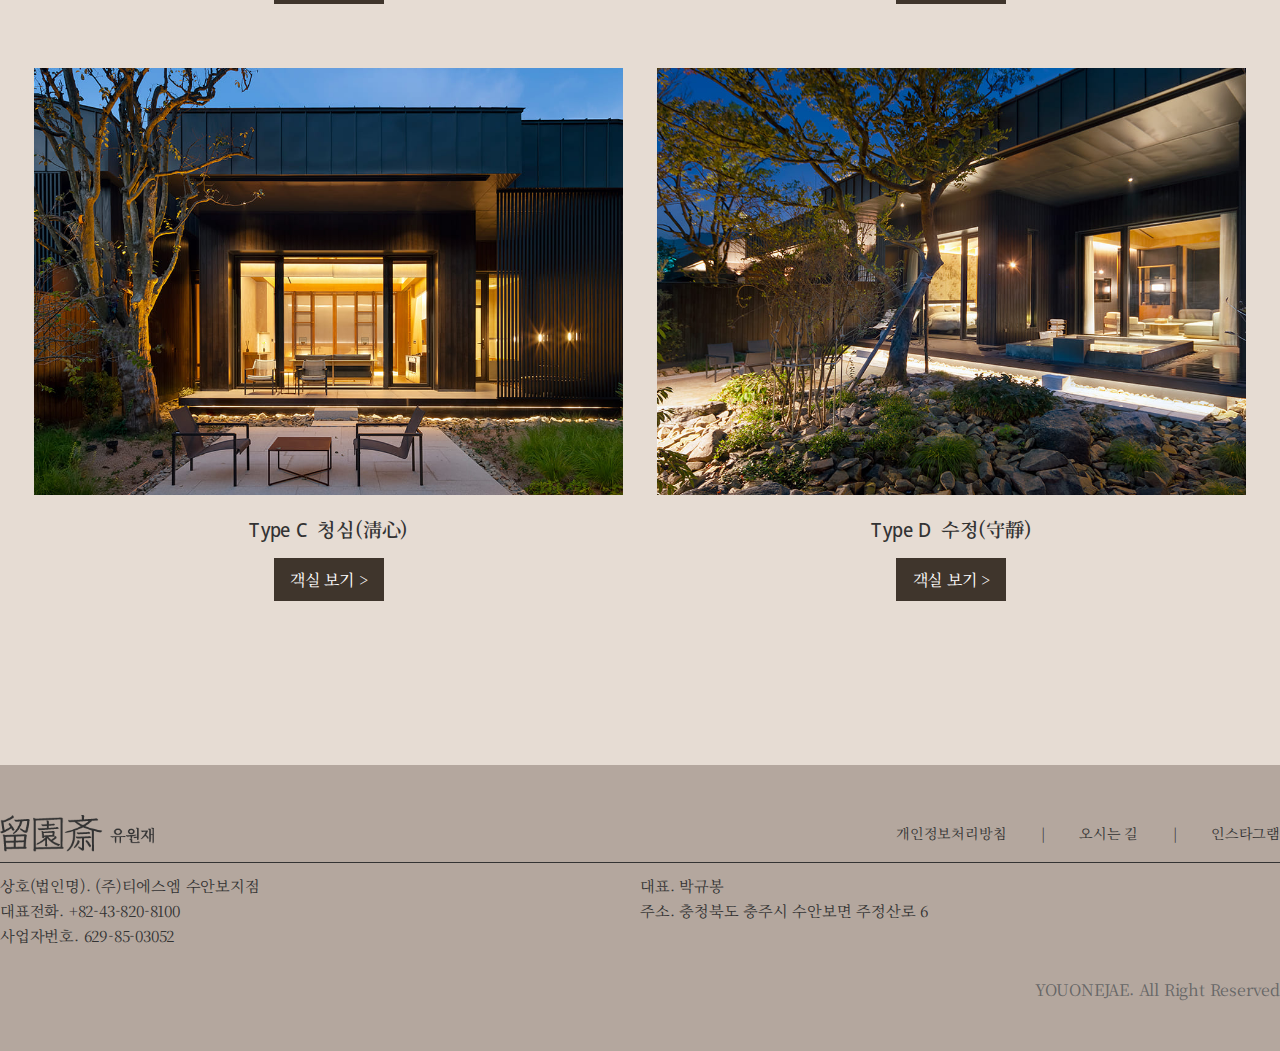
<file: sub_1.html>
<!DOCTYPE html>
<html lang="ko">

<head>
    <meta charset="UTF-8">
    <meta name="viewport" content="width=device-width, initial-scale=1.0">
    <title>유원재</title>
    <style>
        @import url('https://fonts.googleapis.com/css2?family=Noto+Sans:ital,wght@0,100..900;1,100..900&family=Noto+Serif+KR:wght@200..900&family=Roboto:ital,wght@0,100..900;1,100..900&display=swap');
        
        @import url('https://fonts.googleapis.com/css2?family=Gabarito:wght@400..900&family=Noto+Sans+Display:ital,wght@0,100..900;1,100..900&family=Noto+Sans:ital,wght@0,100..900;1,100..900&family=Noto+Serif+KR:wght@200..900&family=Roboto:ital,wght@0,100..900;1,100..900&display=swap');
    </style>

    <link rel="stylesheet" href="https://cdnjs.cloudflare.com/ajax/libs/font-awesome/6.7.2/css/all.min.css" integrity="sha512-Evv84Mr4kqVGRNSgIGL/F/aIDqQb7xQ2vcrdIwxfjThSH8CSR7PBEakCr51Ck+w+/U6swU2Im1vVX0SVk9ABhg==" crossorigin="anonymous" referrerpolicy="no-referrer">

    <link rel="stylesheet" href="css/common.css">
    <link rel="stylesheet" href="css/sub_1.css">

    <script src="https://ajax.googleapis.com/ajax/libs/jquery/3.7.1/jquery.min.js"></script>
    <script src="./js/sub_1.js"></script>
</head>

<body>
    <div id="wrap">


        <!-- Header -->
        <header>
            <div id="headerWrap">
                <a href="./index.html"><img src="./img//logo/logo03.png" alt="header logo"></a>
                <nav>
                    <ul>
                        <li><a href="#"><i class="fa-brands fa-instagram"></i></a></li>
                        <li><a href="#"><i class="fa-solid fa-globe"></i></a></li>
                        <li><a href="./sub_1.html">예약</a></li>
                        <li><a href="#">인재채용</a></li>
                        <li class="bar"><a href="#none"><i class="fa-solid fa-bars"></i></a>
                            <ul class="mainMenu">
                                <li><a href="#">유원재</a></li>
                                <li><a href="#">브랜드</a></li>
                                <li><a href="#">공간</a>
                                    <ul class="subMenu">
                                        <li><a href="#">갤러리</a></li>
                                        <li><a href="./sub_1.html">객실</a></li>
                                        <li><a href="#">온천</a></li>
                                        <li><a href="#">관내시설</a></li>
                                        <li><a href="#">건축과 공간</a></li>
                                    </ul>
                                </li>
                                <li><a href="#">경험</a>
                                    <ul class="subMenu">
                                        <li><a href="#">요리</a></li>
                                        <li><a href="#">테라피</a></li>
                                    </ul>
                                </li>
                                <li><a href="#">미디어</a></li>
                                <li><a href="#">프로모션</a></li>
                            </ul>
                        </li>
                    </ul>
                </nav>
            </div>
        </header>





        <!-- Section1 -->
        <div id="sec1" style="background-image: url('img/sub_banner_02.jpg');">            
            <div>                
                <div id="textbox">
                    <h2>정원을 품은 독립된 사색의 공간</h2>
                    <br><br>
                    <p>
                        계절에 따라 시시각각 변화하는 수안보의 수려한 경관과<br>
                        단아한 멋의 감각적인 인테리어가 함께 어우러진 유원재의 객실.<br>
                        <br>
                        제각각 특색을 지닌 다채로운 생태 조경으로 둘러싼 객실은<br>
                        사색을 즐기는 여유로운 시간과 진정한 쉼으로<br>
                        오롯이 나를 돌아볼 수 있는 편안한 공간을 선사합니다.<br>
                    </p>
                </div>
            </div>
        </div>
        




        <!-- Section2 -->
         <div id="sec2">
            <h1>유원재 객실</h1>
            <ul>
                <li>
                    <div class="roomType"><img src="img/room_typeA.jpg" alt="Type A 유순(柔順)"></div>
                    <p class="roomName"><span style="font-family: 'Noto Sans Display';">Type A</span> &MediumSpace;유순(柔順)</p>
                    <a href="./sub_2.html"><p class="reservation" style="color: #fff;">객실 보기 &gt;</p></a>
                </li>
                <li>
                    <div class="roomType"><img src="img/room_typeB.jpg" alt="Type B 겸화(謙和)"></div>
                    <p class="roomName"><span style="font-family: 'Noto Sans Display';">Type B</span> &MediumSpace;겸화(謙和)</p>
                    <a href="./sub_2.html"><p class="reservation" style="color: #fff;">객실 보기 &gt;</p></a>
                </li>
                <li>
                    <div class="roomType"><img src="img/room_typeC.jpg" alt="Type C 청심(淸心)"></div>
                    <p class="roomName"><span style="font-family: 'Noto Sans Display';">Type C</span> &MediumSpace;청심(淸心)</p>
                    <a href="./sub_2.html"><p class="reservation" style="color: #fff;">객실 보기 &gt;</p></a>
                </li>
                <li>
                    <div class="roomType"><img src="img/room_typeD.jpg" alt="Type D 수정(守靜)"></div>
                    <p class="roomName"><span style="font-family: 'Noto Sans Display';">Type D</span> &MediumSpace;수정(守靜)</p>
                    <a href="./sub_2.html"><p class="reservation" style="color: #fff;">객실 보기 &gt;</p></a>
                </li>
            </ul>
         </div>


        <!-- Footer -->
        <footer>
            <div>
                <div id="footerWrap">
                    <div class="footer_T">
                        <img src="./img/logo/logo03.png" alt="footer logo">
                        <ul>
                            <li>개인정보처리방침</li>
                            <li>|</li>
                            <li>오시는 길</li>
                            <li>|</li>
                            <li>인스타그램</li>
                        </ul>
                    </div>
                    <div class="footer_B">
                        <ul>
                            <li>상호(법인명).
                                (주)티에스엠 수안보지점</li>

                            <li>|</li>
                            <li>대표.
                                박규봉</li>

                            <li>|</li>
                            <li>대표전화.
                                +82-43-820-8100</li>

                            <li>|</li>
                            <li>주소.
                                충청북도 충주시 수안보면 주정산로 6</li>

                            <li>|</li>
                            <li>사업자번호.
                                629-85-03052</li>
                        </ul>
                        <p>YOUONEJAE. All Right Reserved</p>
                    </div>
                </div>
            </div>
        </footer>



    </div>
</body>

</html>
</file>
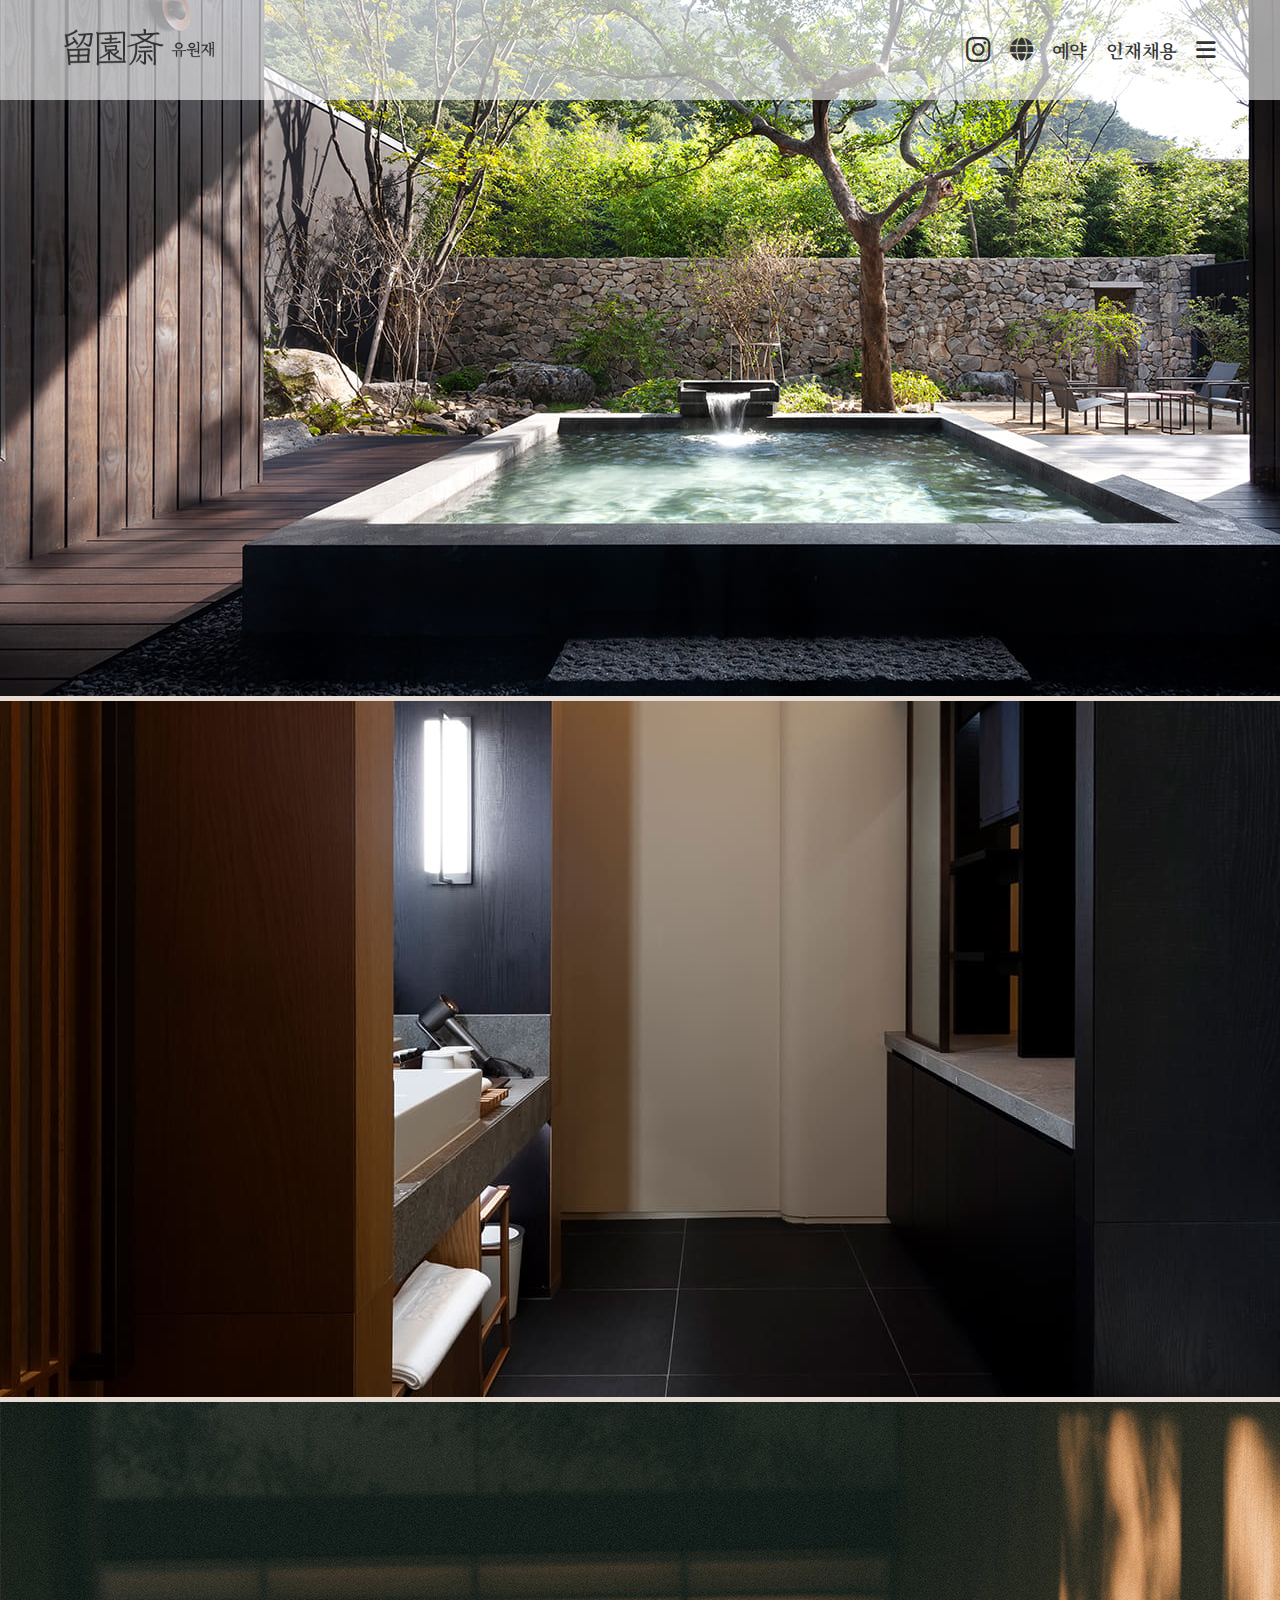
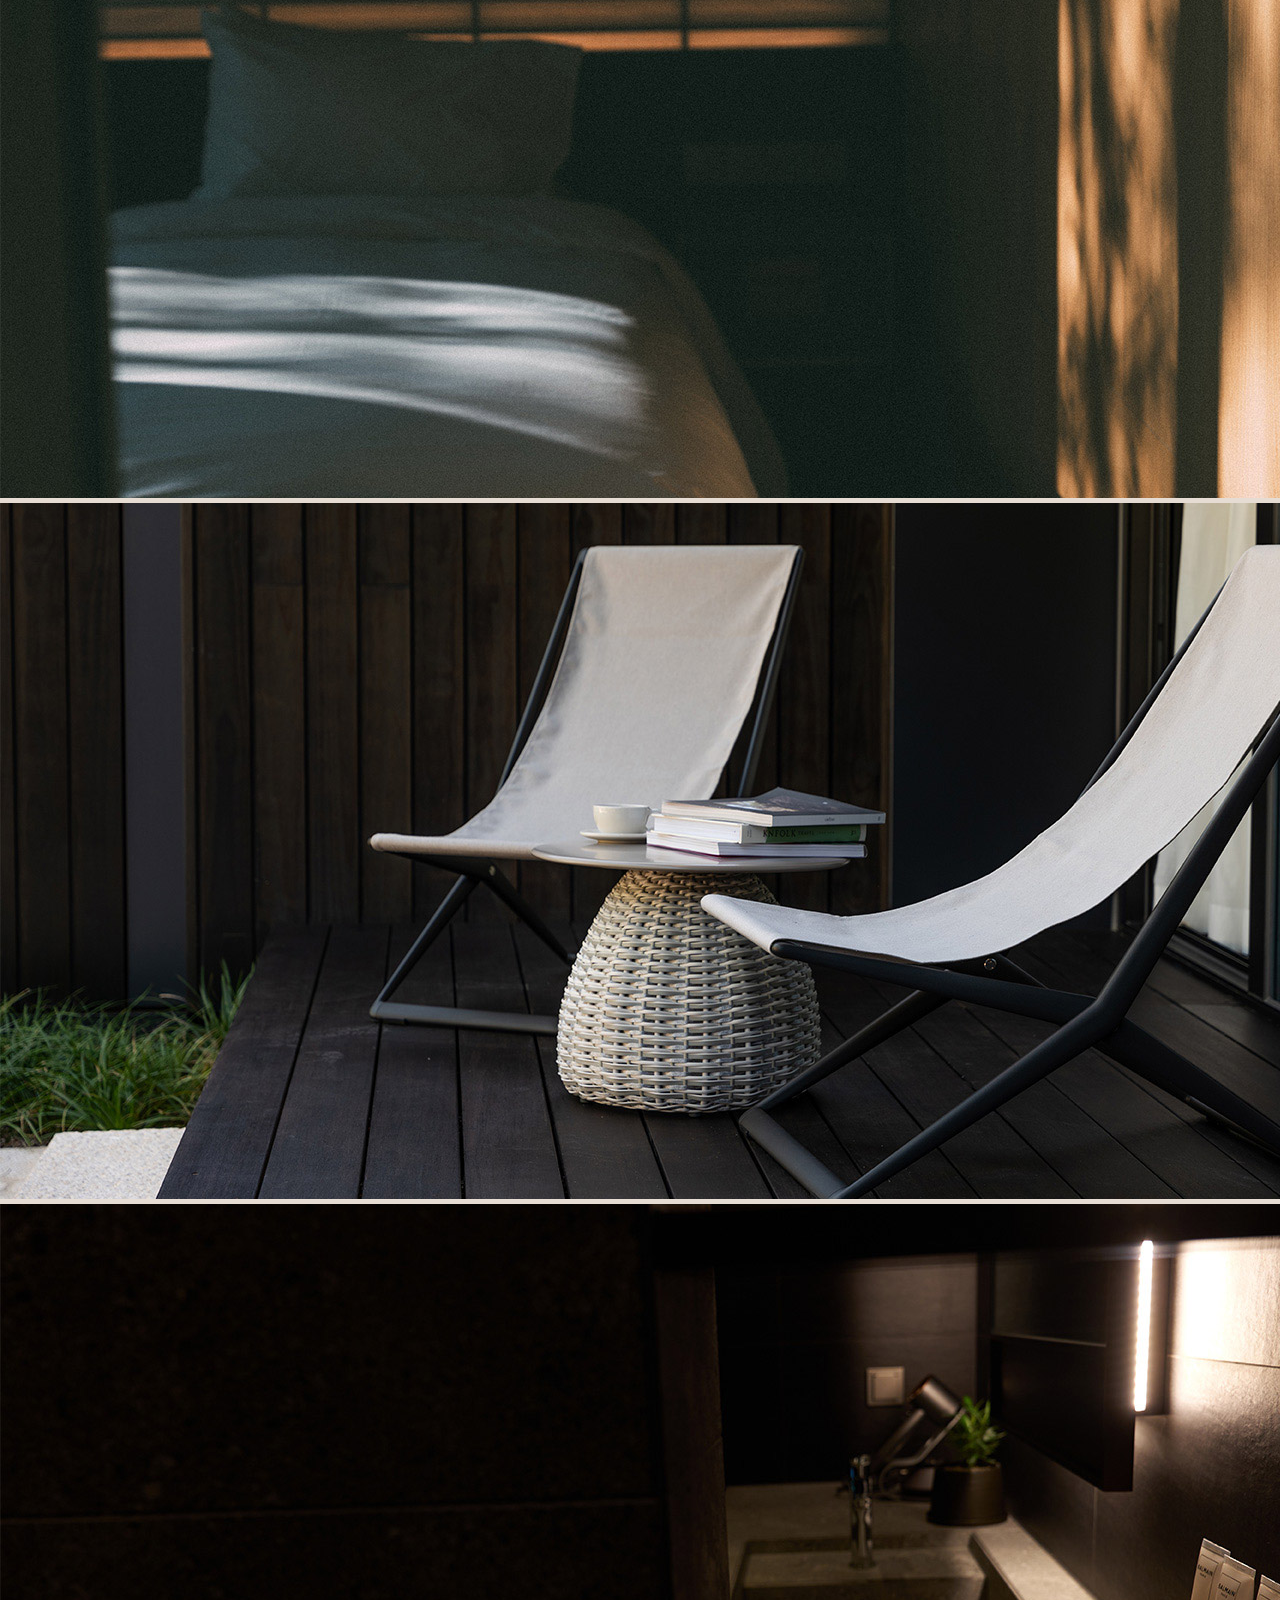
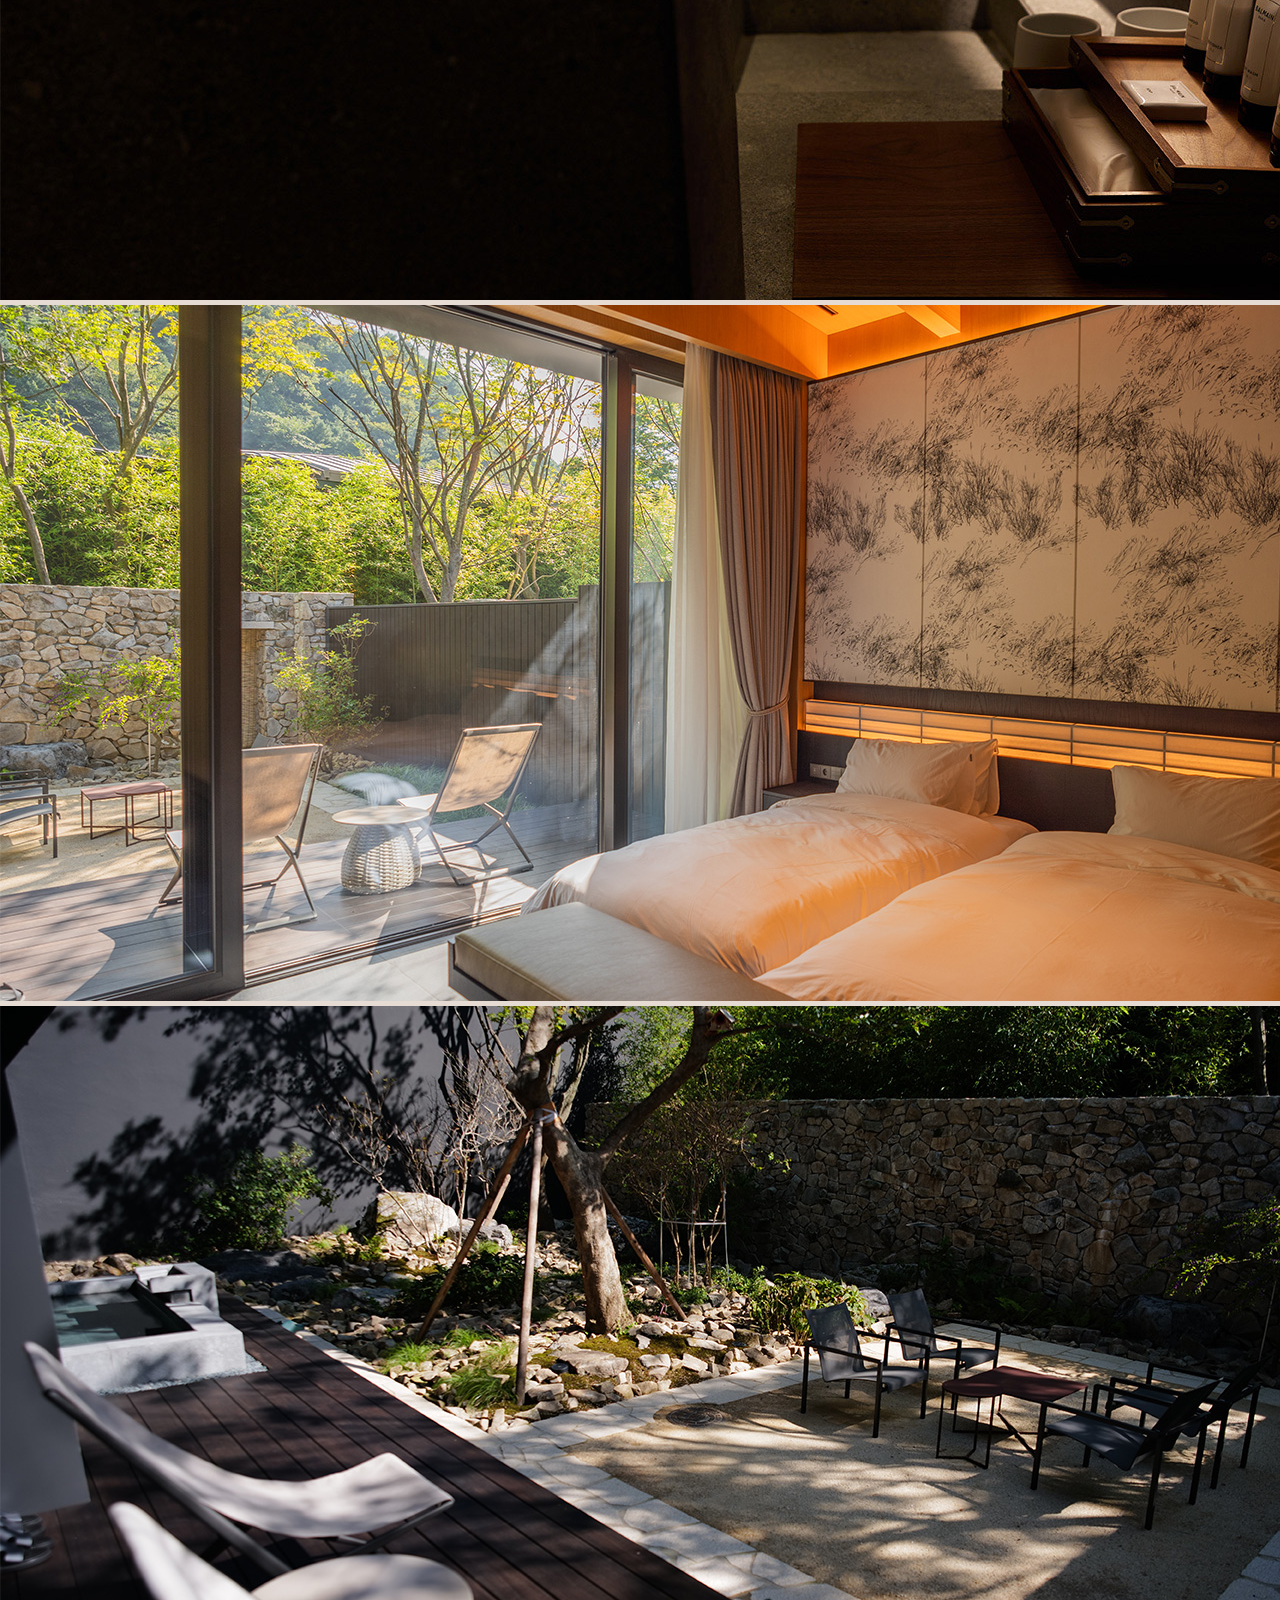
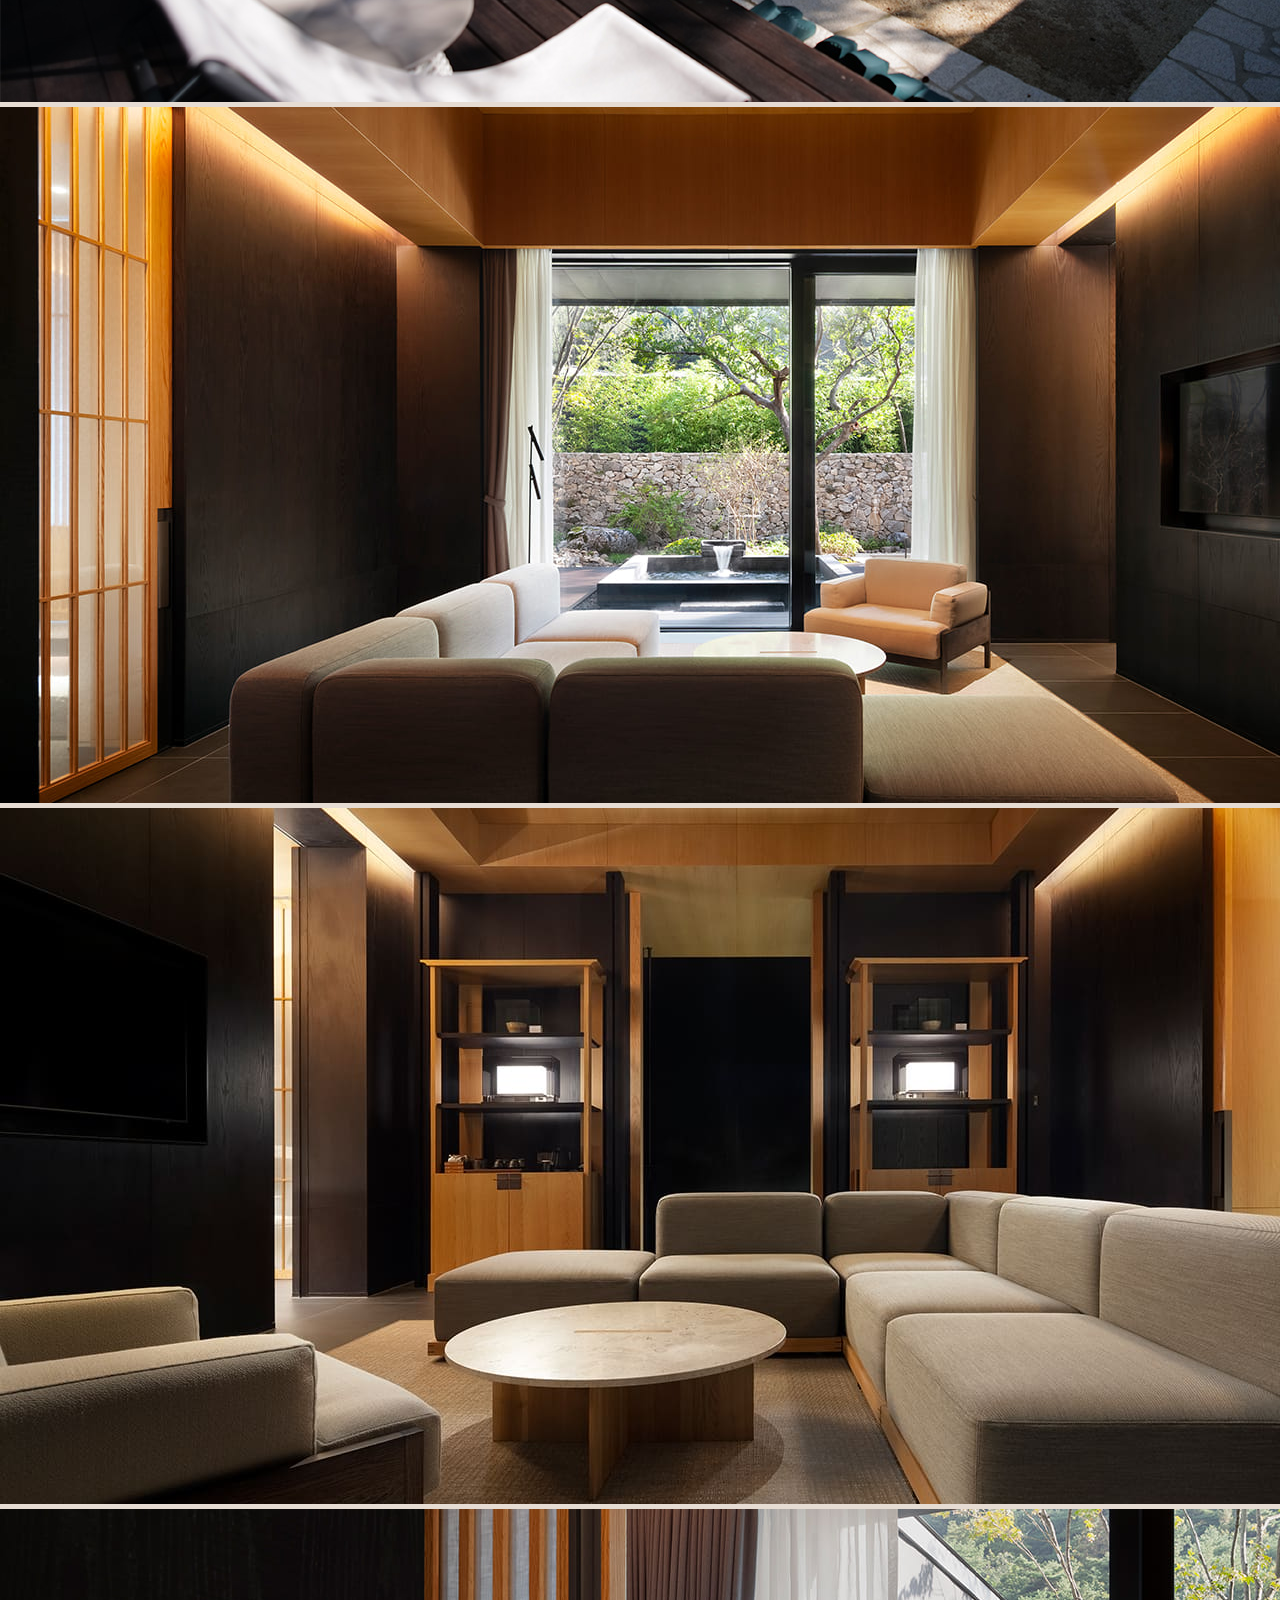
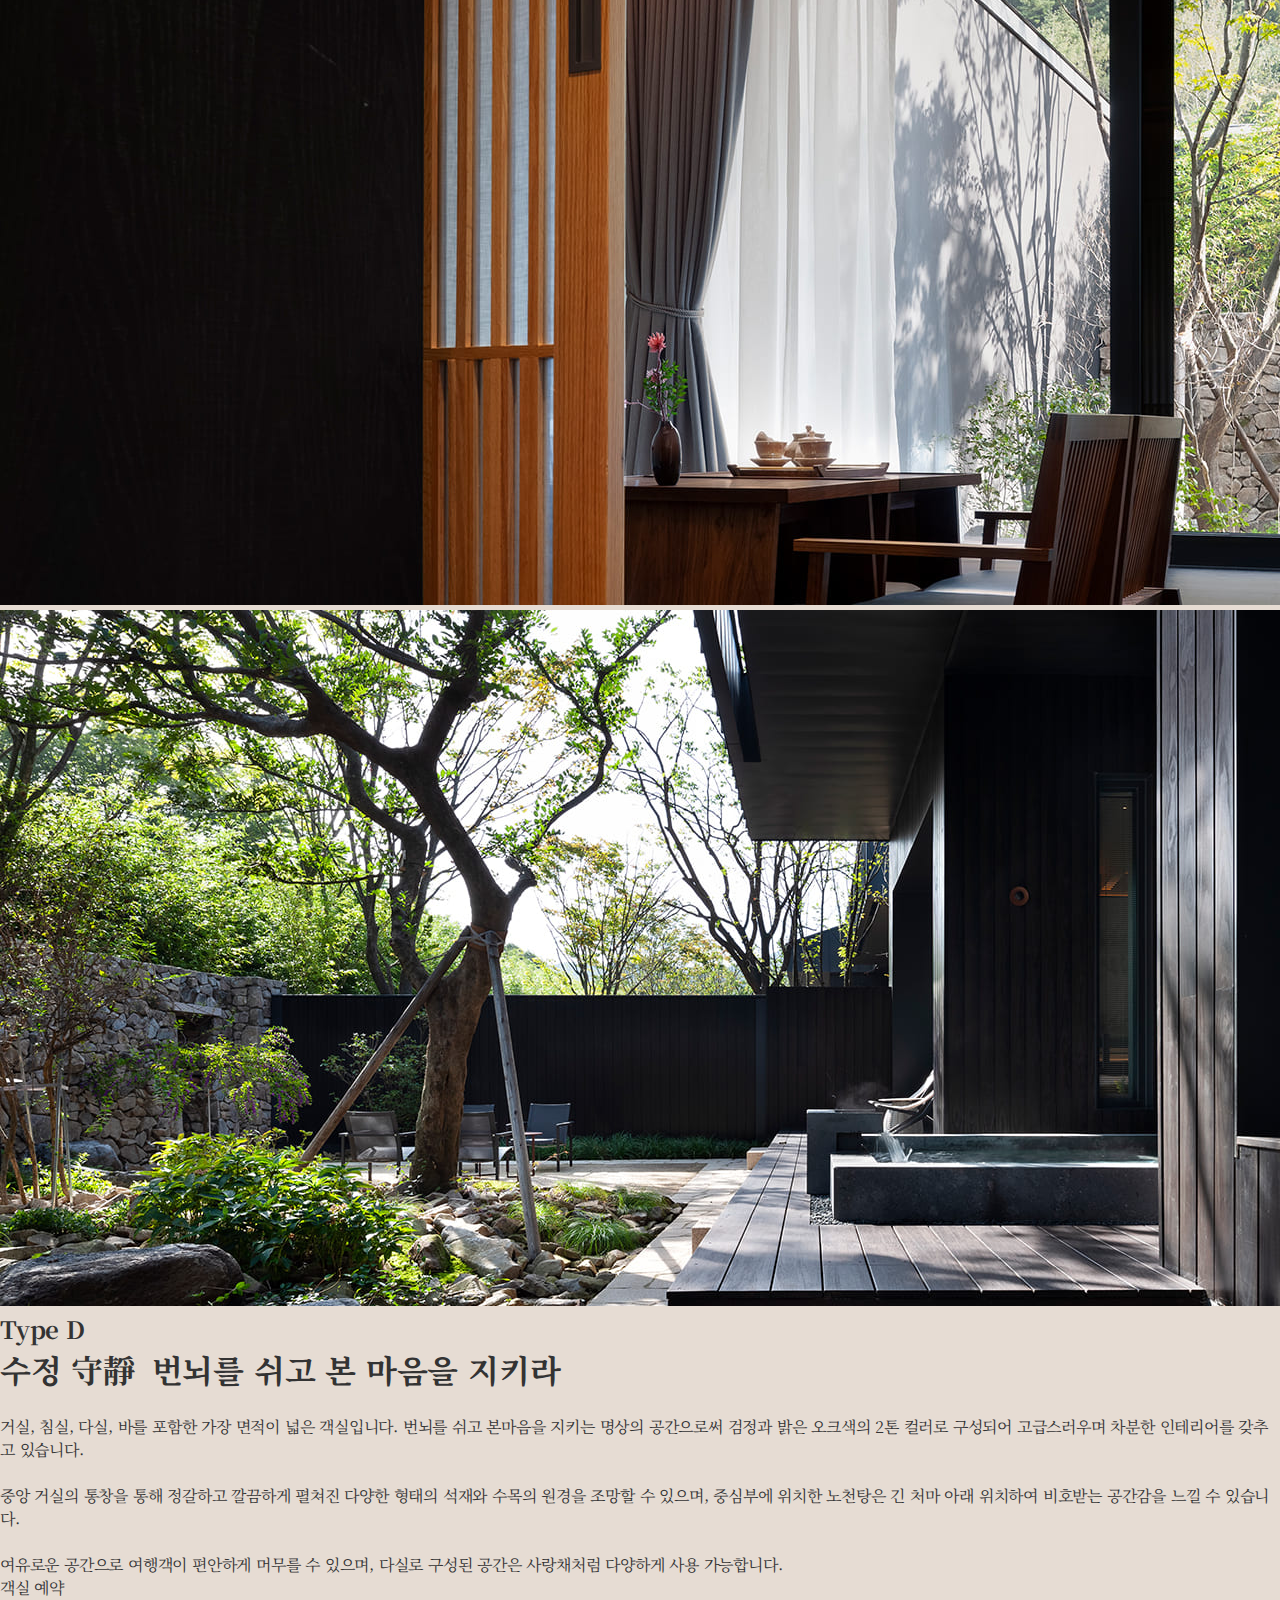
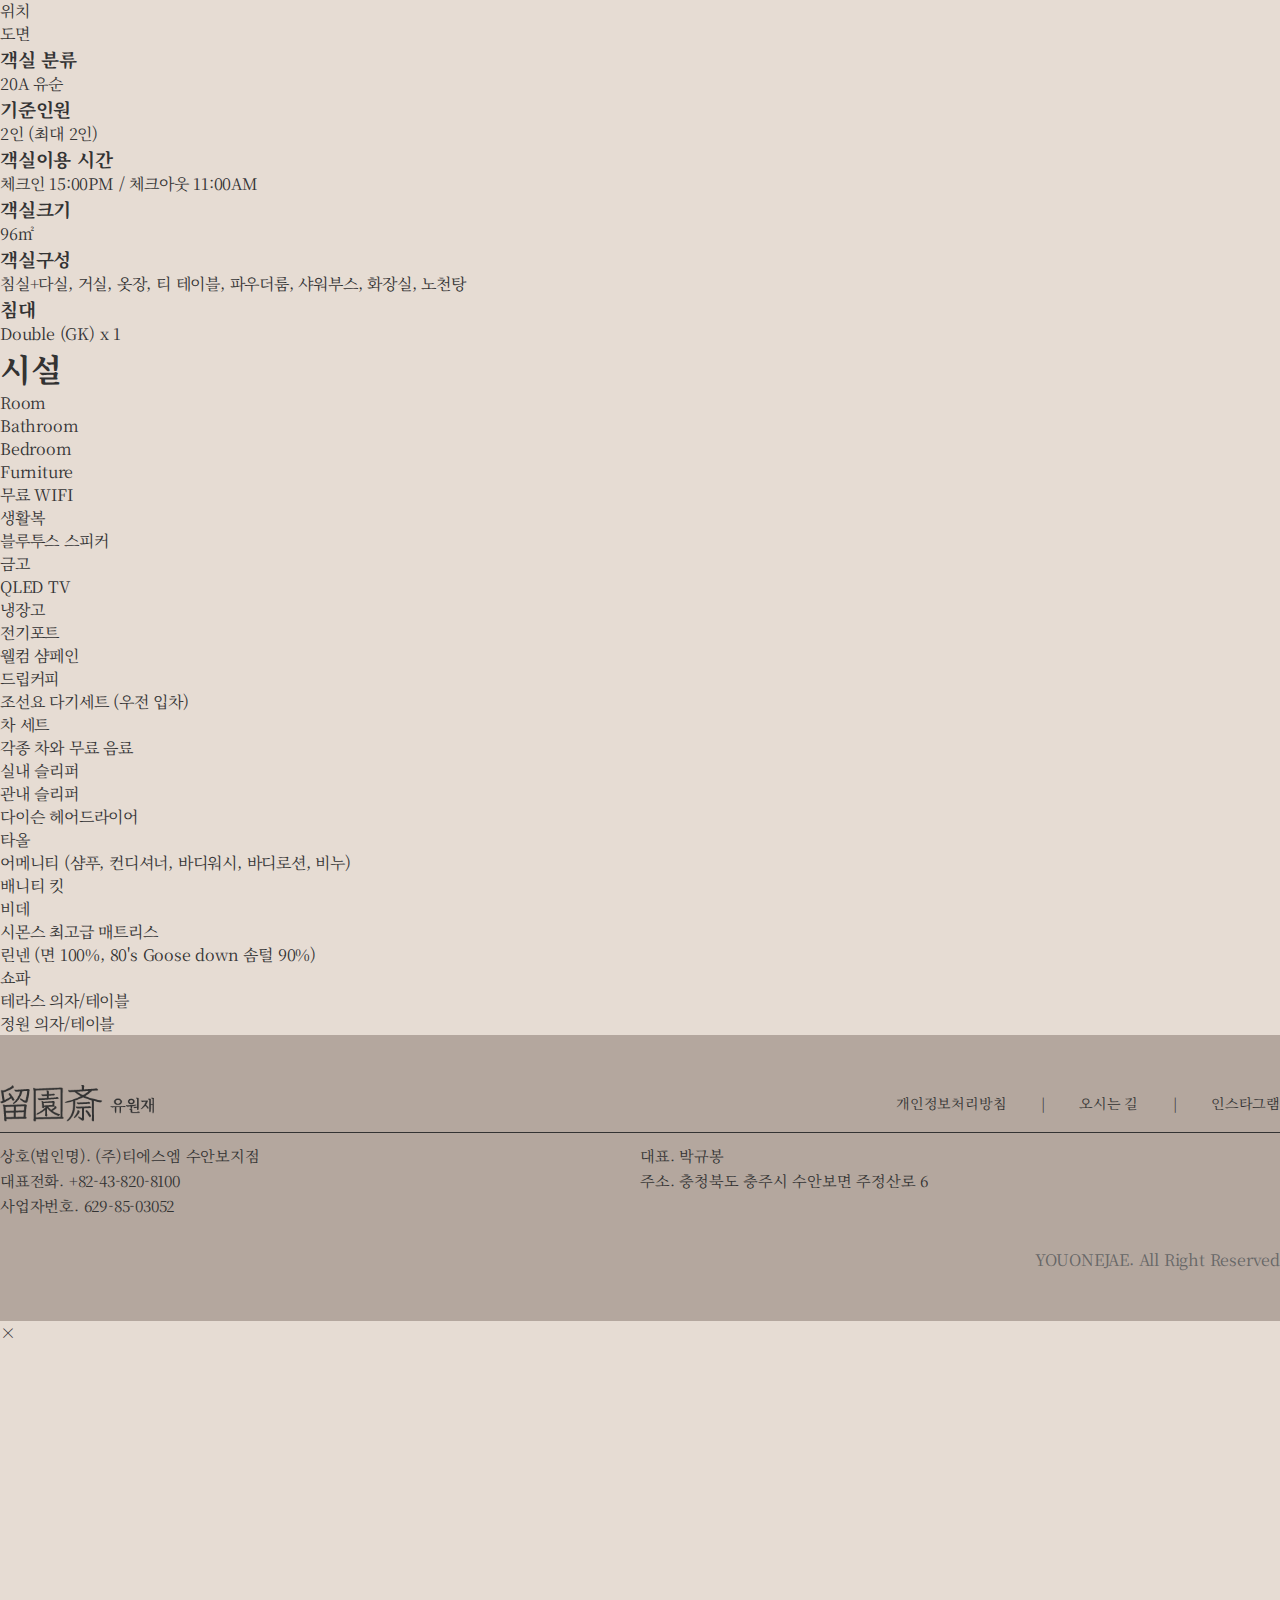
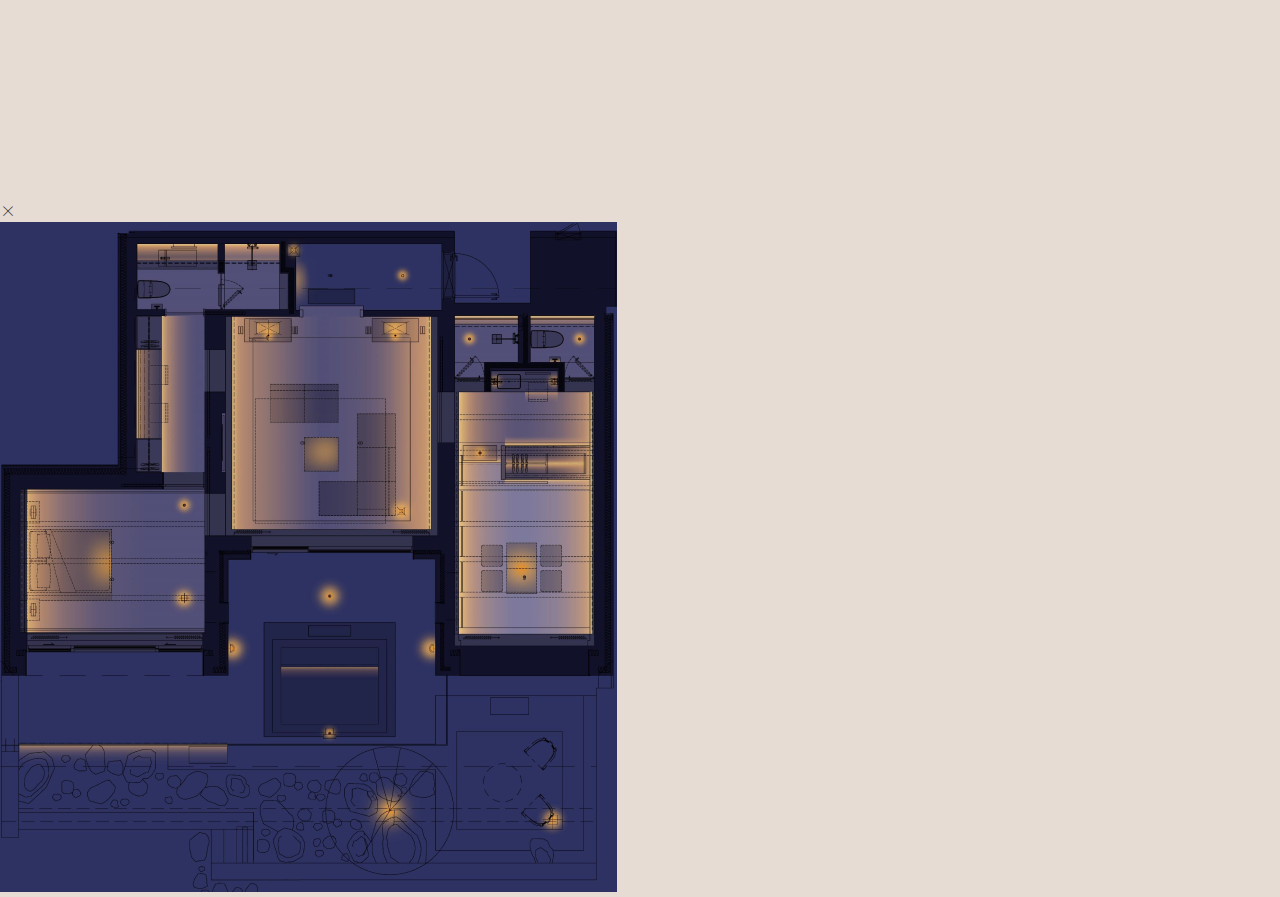
<file: sub_2.html>
<!DOCTYPE html>
<html lang="ko">

<head>
  <meta charset="UTF-8">
  <meta name="viewport" content="width=device-width, initial-scale=1.0">
  <title>유원재</title>
  <style>
    @import url('https://fonts.googleapis.com/css2?family=Noto+Sans:ital,wght@0,100..900;1,100..900&family=Noto+Serif+KR:wght@200..900&family=Roboto:ital,wght@0,100..900;1,100..900&display=swap');

    @import url('https://fonts.googleapis.com/css2?family=Gabarito:wght@400..900&family=Noto+Sans+Display:ital,wght@0,100..900;1,100..900&family=Noto+Sans:ital,wght@0,100..900;1,100..900&family=Noto+Serif+KR:wght@200..900&family=Roboto:ital,wght@0,100..900;1,100..900&display=swap');
  </style>

  <link rel="stylesheet" href="https://cdnjs.cloudflare.com/ajax/libs/font-awesome/6.7.2/css/all.min.css"
    integrity="sha512-Evv84Mr4kqVGRNSgIGL/F/aIDqQb7xQ2vcrdIwxfjThSH8CSR7PBEakCr51Ck+w+/U6swU2Im1vVX0SVk9ABhg=="
    crossorigin="anonymous" referrerpolicy="no-referrer">

  <link rel="stylesheet" href="css/common.css">
  <link rel="stylesheet" href="css/sub_2.css">

  <script src="https://ajax.googleapis.com/ajax/libs/jquery/3.7.1/jquery.min.js"></script>
  <script src="./js/sub_2.js"></script>
</head>

<body>
  <div id="wrap">


    <!-- Header -->
    <header>
      <div id="headerWrap">
        <a href="./index.html"><img src="./img//logo/logo03.png" alt="header logo"></a>
        <nav>
          <ul>
            <li><a href="#"><i class="fa-brands fa-instagram"></i></a></li>
            <li><a href="#"><i class="fa-solid fa-globe"></i></a></li>
            <li><a href="./sub_1.html">예약</a></li>
            <li><a href="#">인재채용</a></li>
            <li class="bar"><a href="#none"><i class="fa-solid fa-bars"></i></a>
              <ul class="mainMenu">
                <li><a href="#">유원재</a></li>
                <li><a href="#">브랜드</a></li>
                <li><a href="#">공간</a>
                  <ul class="subMenu">
                    <li><a href="#">갤러리</a></li>
                    <li><a href="./sub_1.html">객실</a></li>
                    <li><a href="#">온천</a></li>
                    <li><a href="#">관내시설</a></li>
                    <li><a href="#">건축과 공간</a></li>
                  </ul>
                </li>
                <li><a href="#">경험</a>
                  <ul class="subMenu">
                    <li><a href="#">요리</a></li>
                    <li><a href="#">테라피</a></li>
                  </ul>
                </li>
                <li><a href="#">미디어</a></li>
                <li><a href="#">프로모션</a></li>
              </ul>
            </li>
          </ul>
        </nav>
      </div>
    </header>





    <!-- Slider -->
    <div id="slide_wrap">
      <ul class="slide">
        <li><img src="img/room_typeD.jpg" alt="타입D_1"></li>
        <li><img src="img/type_D_0.jpg" alt="타입D_2"></li>
        <li><img src="img/type_D_1.jpg" alt="타입D_3"></li>
        <li><img src="img/type_D_2.jpg" alt="타입D_4"></li>
        <li><img src="img/type_D_3.jpg" alt="타입D_5"></li>
        <li><img src="img/type_D_4.jpg" alt="타입D_6"></li>
        <li><img src="img/type_D_5.jpg" alt="타입D_7"></li>
        <li><img src="img/type_D_6.jpg" alt="타입D_8"></li>
        <li><img src="img/type_D_7.jpg" alt="타입D_9"></li>
        <li><img src="img/type_D_8.jpg" alt="타입D_10"></li>
        <li><img src="img/type_D_9.jpg" alt="타입D_11"></li>
        <li><img src="img/type_D_10.jpg" alt="타입D_12"></li>
      </ul>
    </div>





    <!-- Section1 -->
    <div id="sec1">
      <div id="d_text">
        <h2>Type D</h2>
        <h1>수정 守靜&MediumSpace; <span>번뇌를 쉬고 본 마음을 지키라</span></h1>
        <br>
        <p>
          거실, 침실, 다실, 바를 포함한 가장 면적이 넓은 객실입니다.
          번뇌를 쉬고 본마음을 지키는 명상의 공간으로써 검정과 밝은 오크색의 2톤 컬러로 구성되어 고급스러우며 차분한 인테리어를 갖추고 있습니다.
          <br><br>
          중앙 거실의 통창을 통해 정갈하고 깔끔하게 펼쳐진 다양한 형태의 석재와 수목의 원경을 조망할 수 있으며, 중심부에 위치한 노천탕은 긴 처마 아래 위치하여 비호받는 공간감을 느낄 수 있습니다.
          <br><br>
          여유로운 공간으로 여행객이 편안하게 머무를 수 있으며, 다실로 구성된 공간은 사랑채처럼 다양하게 사용 가능합니다.
        </p>
      </div>
      <div id="d_btn">
        <p>객실 예약</p>
        <p id="location_btn">위치</p>
        <p id="floor_btn">도면</p>
      </div>
    </div>

    





    <!-- Section2 -->
    <div id="sec2">
      <ul>
        <li>
          <h3>객실 분류</h3>
          <p>20A 유순</p>
        </li>
        <li>
          <h3>기준인원</h3>
          <p>2인 (최대 2인)</p>
        </li>
        <li>
          <h3>객실이용 시간</h3>
          <p>체크인 15:00PM / 체크아웃 11:00AM</p>
        </li>
      </ul>
      <ul>
        <li>
          <h3>객실크기</h3>
          <p>96㎡</p>
        </li>
        <li>
          <h3>객실구성</h3>
          <p>침실+다실, 거실, 옷장, 티 테이블, 파우더룸, 샤워부스, 화장실, 노천탕</p>
        </li>
        <li>
          <h3>침대</h3>
          <p>Double (GK) x 1</p>
        </li>
      </ul>
    </div>





    <!-- Section3 -->
    <div id="sec3">
      <h1>시설</h1>
      <ul class="title">
        <li class="tab_menu active">Room</li>
        <li class="tab_menu">Bathroom</li>
        <li class="tab_menu">Bedroom</li>
        <li class="tab_menu">Furniture</li>
      </ul>

      <div id="rooms">

        <div class="tab_sub">
          <ul class="room">
            <li>무료 WIFI</li>
            <li>생활복</li>
            <li>블루투스 스피커</li>
            <li>금고</li>
            <li>QLED TV</li>
            <li>냉장고</li>
            <li>전기포트</li>
            <li>웰컴 샴페인</li>
            <li>드립커피</li>
            <li>조선요 다기세트 (우전 입차)</li>
            <li>차 세트</li>
            <li>각종 차와 무료 음료</li>
            <li>실내 슬리퍼</li>
            <li>관내 슬리퍼</li>
          </ul>
        </div>

        <div class="tab_sub">
          <ul class="room">
            <li>다이슨 헤어드라이어</li>
            <li>타올</li>
            <li>어메니티 (샴푸, 컨디셔너, 바디워시, 바디로션, 비누)</li>
            <li>배니티 킷</li>
            <li>비데</li>
          </ul>
        </div>

        <div class="tab_sub">
          <ul class="room">
            <li>시몬스 최고급 매트리스</li>
            <li>린넨 (면 100%, 80's Goose down 솜털 90%)</li>
          </ul>
        </div>

        <div class="tab_sub">
          <ul class="room">
            <li>쇼파</li>
            <li>테라스 의자/테이블</li>
            <li>정원 의자/테이블</li>
          </ul>
        </div>
    
      </div>
    </div>





    <!-- Footer -->
    <footer>
      <div>
        <div id="footerWrap">
          <div class="footer_T">
            <img src="./img/logo/logo03.png" alt="footer logo">
            <ul>
              <li>개인정보처리방침</li>
              <li>|</li>
              <li>오시는 길</li>
              <li>|</li>
              <li>인스타그램</li>
            </ul>
          </div>
          <div class="footer_B">
            <ul>
              <li>상호(법인명).
                (주)티에스엠 수안보지점</li>

              <li>|</li>
              <li>대표.
                박규봉</li>

              <li>|</li>
              <li>대표전화.
                +82-43-820-8100</li>

              <li>|</li>
              <li>주소.
                충청북도 충주시 수안보면 주정산로 6</li>

              <li>|</li>
              <li>사업자번호.
                629-85-03052</li>
            </ul>
            <p>YOUONEJAE. All Right Reserved</p>
          </div>
        </div>
      </div>
    </footer>
    


    <!-- 위치 창 -->
    <div id="locationWrap">
      <div id="location">
        <p id="location_close">&times;</p>
        <iframe src="https://www.google.com/maps/embed?pb=!1m18!1m12!1m3!1d3192.7258886565623!2d127.98626917640617!3d36.84904036494385!2m3!1f0!2f0!3f0!3m2!1i1024!2i768!4f13.1!3m3!1m2!1s0x3564612dbc8dc8d1%3A0x4d108718a61fb347!2z7Jyg7JuQ7J6sIO2YuO2FlCDslaQg7Iqk7YyM!5e0!3m2!1sko!2skr!4v1745832384020!5m2!1sko!2skr" width="600" height="450" style="border:0;" allowfullscreen="" referrerpolicy="no-referrer-when-downgrade"></iframe>
      </div>
    </div>



    <!-- 도면 창 -->
    <div id="floorWrap">
      <div id="floor">
        <p id="floor_close">&times;</p>
        <img src="img/type_D_floor.png" alt="도면">
      </div>
    </div>

  </div>
</body>

</html>
</file>
<file: css/common.css>
@charset "utf-8";

* {margin: 0; padding: 0; box-sizing: border-box; font-family: "Noto Serif KR";
    color: #333; letter-spacing: -0.2px;}
ul,li,ol {list-style: none;}
a {text-decoration: none;}

body {background-color: #e6dcd3;}
#wrap {margin: 0 auto;}

@media (max-width: 600px){
    /* Header */
    header {background-color: rgba(255, 255, 255, 0.6); width: 100%; height: 100px; display: flex; align-items: center; z-index: 100; position: absolute;}
    #headerWrap {width: 90%; height: 50px; margin: 0 auto; display: flex; justify-content: space-between; align-items: center; }
    #headerWrap> a {width: 150px;}
    #headerWrap> a img {width: 100%;}
    nav {width: 250px; height: 100%; display: flex;}
    nav> ul {width: 100%; display: flex; justify-content: space-between;}
    nav> ul li {font-weight: 600; font-size: 1.15rem; align-self: center;}
    .fa-instagram {font-size: 1.75rem;}
    .fa-globe {font-size: 1.45rem;}
    .fa-bars {font-size: 1.4rem;}

    .mainMenu {position: absolute; top: 100px; left: 0; width: 100%; height: auto; display: flex; justify-content: center; text-align: center;
    background-color: rgba(255, 255, 255, 0.6); line-height: 40px; display: none;}
    .mainMenu> li {width: 7%; font-size: 1.4rem; align-self: baseline;}
    .subMenu {padding-top: 15px;}
    .subMenu> li a {font-size: 1.1rem; color: #555;}



    /* Footer */
    footer {width: 100%; height: auto; background: #b4a79e;}
    footer> div {width: 1280px; margin: 0 auto;}
    #footerWrap {width: 100%;}
    .footer_T {display: flex; justify-content: space-between; padding-top: 50px; padding-bottom: 10px;}
    .footer_T img {width: 153.59px;}
    .footer_T> ul {display: flex; justify-content: space-between; width: 30%; font-size: 88%;}
    .footer_T> ul li {align-self: center;}
    .footer_B {display: flex; flex-direction: column; align-items: flex-end; padding-top: 10px; border-top: 1px solid #333;}
    .footer_B> ul {display: flex; justify-content: space-between; width: 88%; font-size: 95%;}
    .footer_B> p {padding: 30px 0 50px 0; color: #666;}
}











@media (min-width: 600px) and (max-width: 1300px){
    /* Header */
    header {background-color: rgba(255, 255, 255, 0.6); width: 100%; height: 100px; display: flex; align-items: center; z-index: 100; position: absolute;}
    #headerWrap {width: 90%; height: 50px; margin: 0 auto; display: flex; justify-content: space-between; align-items: center; }
    #headerWrap> a {width: 150px;}
    #headerWrap> a img {width: 100%;}
    nav {width: 250px; height: 100%; display: flex;}
    nav> ul {width: 100%; display: flex; justify-content: space-between;}
    nav> ul li {font-weight: 600; font-size: 1.15rem; align-self: center;}
    .fa-instagram {font-size: 1.75rem;}
    .fa-globe {font-size: 1.45rem;}
    .fa-bars {font-size: 1.4rem;}

    .mainMenu {position: absolute; top: 100px; left: 0; width: 100%; height: auto; display: flex; justify-content: center; text-align: center;
    background-color: rgba(255, 255, 255, 0.6); line-height: 40px; display: none;}
    .mainMenu> li {width: 7%; font-size: 1.4rem; align-self: baseline;}
    .subMenu {padding-top: 15px;}
    .subMenu> li a {font-size: 1.1rem; color: #555;}



    /* Footer */
    footer {width: 100%; height: auto; background: #b4a79e;}
    footer> div {width: 100%; margin: 0 auto;}
    #footerWrap {width: 100%;}
    .footer_T {display: flex; justify-content: space-between; padding-top: 50px; padding-bottom: 10px;}
    .footer_T img {width: 153.59px;}
    .footer_T> ul {display: flex; justify-content: space-between; width: 384px; font-size: 88%;}
    .footer_T> ul li {align-self: center;}
    .footer_B {display: flex; flex-direction: column; align-items: flex-end; padding-top: 10px; border-top: 1px solid #333;}
    .footer_B> ul {display: flex; flex-wrap: wrap; justify-content: space-between; width: 100%; font-size: 95%;}
    .footer_B> ul li {width: 50%; line-height: 25px;}
    .footer_B> ul li:nth-of-type(even) {display: none;}
    .footer_B> p {padding: 30px 0 50px 0; color: #666;}
}











@media (min-width: 1300px){
    /* Header */
    header {background-color: rgba(255, 255, 255, 0.6); width: 100%; height: 100px; display: flex; align-items: center; z-index: 100; position: absolute;}
    #headerWrap {width: 90%; height: 50px; margin: 0 auto; display: flex; justify-content: space-between; align-items: center; }
    #headerWrap> a {width: 150px;}
    #headerWrap> a img {width: 100%;}
    nav {width: 250px; height: 100%; display: flex;}
    nav> ul {width: 100%; display: flex; justify-content: space-between;}
    nav> ul li {font-weight: 600; font-size: 1.15rem; align-self: center;}
    .fa-instagram {font-size: 1.75rem;}
    .fa-globe {font-size: 1.45rem;}
    .fa-bars {font-size: 1.4rem;}

    .mainMenu {position: absolute; top: 100px; left: 0; width: 100%; height: auto; display: flex; justify-content: center; text-align: center;
    background-color: rgba(255, 255, 255, 0.6); line-height: 40px; display: none;}
    .mainMenu> li {width: 7%; font-size: 1.4rem; align-self: baseline;}
    .subMenu {padding-top: 15px;}
    .subMenu> li a {font-size: 1.1rem; color: #555;}



    /* Footer */
    footer {width: 100%; height: auto; background: #b4a79e;}
    footer> div {width: 1280px; margin: 0 auto;}
    #footerWrap {width: 100%;}
    .footer_T {display: flex; justify-content: space-between; padding-top: 50px; padding-bottom: 10px;}
    .footer_T img {width: 153.59px;}
    .footer_T> ul {display: flex; justify-content: space-between; width: 30%; font-size: 88%;}
    .footer_T> ul li {align-self: center;}
    .footer_B {display: flex; flex-direction: column; align-items: flex-end; padding-top: 10px; border-top: 1px solid #333;}
    .footer_B> ul {display: flex; justify-content: space-between; width: 88%; font-size: 95%;}
    .footer_B> p {padding: 30px 0 50px 0; color: #666;}
}
</file>
<file: css/main.css>
@charset "utf-8";

@media (max-width: 600px){
    /* Slider */
    #slider {z-index: 1;}
    .video {
        position: relative;
        padding-bottom: 56.25%; /* 16:9 비율 */
        height: 0;
        overflow: hidden;
        width: 100%;
    }
    #video-player{
        position: absolute;
        top: 0;
        left: 0;
        width: 100%;
        height: 100%;
    }



    /* Section1 */
    #sec1 {width: 1280px; margin: 0 auto; padding-top: 100px; display: flex; justify-content: space-between;}
    .sec1_text {padding: 65px 0 0 0; width: 35%; height: auto; text-align: center;}
    .sec1_text> img {width: 220px;}
    .sec1_text> h2 {font-size: 1.9rem; color: #444;}
    .sec1_text> p {font-size: 1.1rem;}
    #sec1 img[alt="sec1_img1"] {width: 32%;}
    #sec1 img[alt="sec1_img2"] {width: 32%;}



    /* Section2 */
    #sec2 {width: 1280px; margin: 0 auto; position: relative; padding-top: 100px; clear: both;}
    #sec2> h2 {text-align: center; padding-bottom: 25px; font-size: 2rem; font-weight: 650;}
    #slidewrap {width: 80%; margin: 0 auto; position: relative; overflow: hidden;}
    #sec2 ul {width: 400%; display: flex;}
    #sec2 li {width: 25%;}
    #sec2 figure {width: 100%; height: 550px; background-size: cover; background-position: center; background-repeat: no-repeat;}
    #sec2 figcaption {text-align: center; font-size: 1.3em; font-weight: 600; padding-top: 5px;}
    #sec2 figcaption> span {font-weight: 450;}

    #sec2> span {position: absolute; top: 55%; display: block; font-size: 50px; line-height: 25px; color: #fff;
            background: rgba(0, 0, 0, 0.6); cursor: pointer; height: 50px; transform: translateY(-50%);}
    .prev {left: 0; padding: 10px; border-radius: 100px;}
    .next {right: 0; padding: 10px; border-radius: 100px;}



    /* Section3 */
    #sec3 {width: 1280px; margin: 0 auto; padding-top: 100px;}
    #sec3> h2 {text-align: center; padding-bottom: 25px; font-size: 2rem; font-weight: 650;}
    #sec3 ul {display: flex; flex-flow: row wrap; justify-content: space-evenly;}
    #sec3 li {width: 31%; height: 400px; margin: 10px;
        background-size: 210%; background-position: center; background-repeat: no-repeat;
        display: flex; align-items: flex-end; transition: all 0.5s;}
    #sec3 figcaption {color: #fff; font-size: 1.5em; padding-left: 30px; line-height: 110px;}
    #sec3 li:hover {background-size: 250%;}



    /* Section4 */
    #sec4 {width: 1280px; margin: 0 auto; padding-top: 100px; padding-bottom: 100px;}
    #sec4> h2 {text-align: center; padding-bottom: 25px; font-size: 2rem; font-weight: 650;}
    #sec4 ul {display: flex; flex-flow: row wrap;}
    #sec4 li {width: 25%; height: 300px;position: relative; background-size: cover; background-position: center; background-repeat: no-repeat;}
    #sec4 li:hover:after {content: ''; width: 100%; height: 100%; position: absolute; top: 0; left: 0; background-color: rgba(255, 255, 255, 0.3);}

}












@media (min-width: 600px) and (max-width: 1300px){
    /* Slider */
    #slider {z-index: 1;}
    .video {
        position: relative;
        padding-bottom: 56.25%; /* 16:9 비율 */
        height: 0;
        overflow: hidden;
        width: 100%;
    }
    #video-player{
        position: absolute;
        top: 0;
        left: 0;
        width: 100%;
        height: 100%;
    }



    /* Section1 */
    #sec1 {width: 100%; margin: 0 auto; padding-top: 100px; display: flex; flex-wrap: wrap; justify-content: space-between;}
    .sec1_text {padding: 65px 0 0 0; width: 100%; height: auto; text-align: center; order: 1;}
    .sec1_text> img {width: 220px;}
    .sec1_text> h2 {font-size: 1.9rem; color: #444;}
    .sec1_text> p {font-size: 1.1rem;}
    #sec1 img[alt="sec1_img1"] {width: 50%;}
    #sec1 img[alt="sec1_img2"] {width: 50%;}



    /* Section2 */
    #sec2 {width: 100%; margin: 0 auto; position: relative; padding-top: 100px; clear: both;}
    #sec2> h2 {text-align: center; padding-bottom: 25px; font-size: 2rem; font-weight: 650;}
    #slidewrap {width: 80%; margin: 0 auto; position: relative; overflow: hidden;}
    #sec2 ul {width: 400%; display: flex;}
    #sec2 li {width: 25%;}
    #sec2 figure {width: 100%; height: 550px; background-size: cover; background-position: center; background-repeat: no-repeat;}
    #sec2 figcaption {text-align: center; font-size: 1.3em; font-weight: 600; padding-top: 5px;}
    #sec2 figcaption> span {font-weight: 450;}

    #sec2> span {position: absolute; top: 55%; display: block; font-size: 50px; line-height: 25px; color: #fff;
            background: rgba(0, 0, 0, 0.6); cursor: pointer; height: 50px; transform: translateY(-50%);}
    .prev {left: 0; padding: 10px; border-radius: 100px;}
    .next {right: 0; padding: 10px; border-radius: 100px;}



    /* Section3 */
    #sec3 {width: 100%; margin: 0 auto; padding-top: 100px;}
    #sec3> h2 {text-align: center; padding-bottom: 25px; font-size: 2rem; font-weight: 650;}
    #sec3 ul {display: flex; flex-flow: row wrap; justify-content: space-evenly;}
    #sec3 li {width: 46%; height: 270px; margin: 10px;
        background-size: 210%; background-position: center; background-repeat: no-repeat;
        display: flex; align-items: flex-end; transition: all 0.5s;}
    #sec3 figcaption {color: #fff; font-size: 1.5em; padding-left: 30px; line-height: 110px;}
    #sec3 li:hover {background-size: 250%;}



    /* Section4 */
    #sec4 {width: 100%; margin: 0 auto; padding-top: 100px; padding-bottom: 100px;}
    #sec4> h2 {text-align: center; padding-bottom: 25px; font-size: 2rem; font-weight: 650;}
    #sec4 ul {display: flex; flex-flow: row wrap;}
    #sec4 li {width: 50%; height: 300px; position: relative; background-size: cover; background-position: center; background-repeat: no-repeat;}
    #sec4 li:hover:after {content: ''; width: 100%; height: 100%; position: absolute; top: 0; left: 0; background-color: rgba(255, 255, 255, 0.3);}

}












@media (min-width: 1300px){
    /* Slider */
    #slider {z-index: 1;}
    .video {
        position: relative;
        padding-bottom: 56.25%; /* 16:9 비율 */
        height: 0;
        overflow: hidden;
        width: 100%;
    }
    #video-player{
        position: absolute;
        top: 0;
        left: 0;
        width: 100%;
        height: 100%;
    }



    /* Section1 */
    #sec1 {width: 1280px; margin: 0 auto; padding-top: 100px; display: flex; justify-content: space-between;}
    .sec1_text {padding: 65px 0 0 0; width: 35%; height: auto; text-align: center;}
    .sec1_text> img {width: 220px;}
    .sec1_text> h2 {font-size: 1.9rem; color: #444;}
    .sec1_text> p {font-size: 1.1rem;}
    #sec1 img[alt="sec1_img1"] {width: 32%;}
    #sec1 img[alt="sec1_img2"] {width: 32%;}



    /* Section2 */
    #sec2 {width: 1280px; margin: 0 auto; position: relative; padding-top: 100px; clear: both;}
    #sec2> h2 {text-align: center; padding-bottom: 25px; font-size: 2rem; font-weight: 650;}
    #slidewrap {width: 80%; margin: 0 auto; position: relative; overflow: hidden;}
    #sec2 ul {width: 400%; display: flex;}
    #sec2 li {width: 25%;}
    #sec2 figure {width: 100%; height: 550px; background-size: cover; background-position: center; background-repeat: no-repeat;}
    #sec2 figcaption {text-align: center; font-size: 1.3em; font-weight: 600; padding-top: 5px;}
    #sec2 figcaption> span {font-weight: 450;}

    #sec2> span {position: absolute; top: 55%; display: block; font-size: 50px; line-height: 25px; color: #fff;
            background: rgba(0, 0, 0, 0.6); cursor: pointer; height: 50px; transform: translateY(-50%);}
    .prev {left: 0; padding: 10px; border-radius: 100px;}
    .next {right: 0; padding: 10px; border-radius: 100px;}



    /* Section3 */
    #sec3 {width: 1280px; margin: 0 auto; padding-top: 100px;}
    #sec3> h2 {text-align: center; padding-bottom: 25px; font-size: 2rem; font-weight: 650;}
    #sec3 ul {display: flex; flex-flow: row wrap; justify-content: space-evenly;}
    #sec3 li {width: 31%; height: 400px; margin: 10px;
        background-size: 210%; background-position: center; background-repeat: no-repeat;
        display: flex; align-items: flex-end; transition: all 0.5s;}
    #sec3 figcaption {color: #fff; font-size: 1.5em; padding-left: 30px; line-height: 110px;}
    #sec3 li:hover {background-size: 250%;}



    /* Section4 */
    #sec4 {width: 1280px; margin: 0 auto; padding-top: 100px; padding-bottom: 100px;}
    #sec4> h2 {text-align: center; padding-bottom: 25px; font-size: 2rem; font-weight: 650;}
    #sec4 ul {display: flex; flex-flow: row wrap;}
    #sec4 li {width: 25%; height: 300px;position: relative; background-size: cover; background-position: center; background-repeat: no-repeat;}
    #sec4 li:hover:after {content: ''; width: 100%; height: 100%; position: absolute; top: 0; left: 0; background-color: rgba(255, 255, 255, 0.3);}

}
</file>
<file: css/sub.css>
@charset "utf-8";
</file>
<file: css/sub_1.css>
@charset "utf-8";

@media (max-width: 600px){
    /* Section1 */
    #sec1 {width: 100%; height: 100vh; background-position: center; background-size: cover; background-repeat: no-repeat;}
    #sec1> div {width: 100%; height: 100%; margin: 0 auto; display: flex; justify-content: center;
        flex-direction: row-reverse; align-items: center; background-color: rgba(0, 0, 0, 0.25);}
    #textbox {text-align: center;}
    #textbox h2 {color: #fff; font-size: 5vw;}
    #textbox p {color: #fff; font-size: 3vw;}



    /* Section2 */
    #sec2 {width: 100%; margin: 0 auto; padding-top: 100px; padding-bottom: 100px;}
    #sec2> h1 {text-align: center; padding-bottom: 25px;}
    #sec2> ul {display: flex; flex-wrap: wrap; justify-content: space-evenly;}
    #sec2> ul> li {width: 90%; padding-bottom: 15%; display: flex; flex-direction: column;}
    .roomType {width: 100%; overflow: hidden;}
    .roomType> img {width: 150%; margin-left: -25%;}
    .roomName {font-size: 1.2em; font-weight: 600; padding: 15px 0; text-align: center;}
    .roomName> span {font-weight: 450;}
    #sec2> ul> li a {align-self: center;}
    .reservation {width: 110px; padding: 10px 0; background-color: #3f352c; text-align: center;}
    .reservation:hover {background-color: #b4a79e; color: #3f352c; font-weight: 500; transition-duration: 0.4s;}
}








@media (min-width: 600px) and (max-width: 1300px){
    /* Section1 */
    #sec1 {width: 100%; height: 100vh; background-position: center; background-size: cover; background-repeat: no-repeat;}
    #sec1> div {width: 100%; height: 100%; margin: 0 auto; display: flex; 
        flex-direction: row-reverse; align-items: center; background-color: rgba(0, 0, 0, 0.25);}
    #textbox {padding-right: 3%;}
    #textbox h2 {color: #fff; font-size: 2rem;}
    #textbox p {color: #fff; font-size: 1.1rem;}



    /* Section2 */
    #sec2 {width: 100%; margin: 0 auto; padding-top: 100px; padding-bottom: 100px;}
    #sec2> h1 {text-align: center; padding-bottom: 25px;}
    #sec2> ul {display: flex; flex-wrap: wrap; justify-content: space-evenly;}
    #sec2> ul> li {width: 46%; padding-bottom: 5%; display: flex; flex-direction: column;}
    .roomType {width: 100%; overflow: hidden;}
    .roomType> img {width: 150%; margin-left: -25%;}
    .roomName {font-size: 1.2em; font-weight: 600; padding: 15px 0; text-align: center;}
    .roomName> span {font-weight: 450;}
    #sec2> ul> li a {align-self: center;}
    .reservation {width: 110px; padding: 10px 0; background-color: #3f352c; text-align: center;}
    .reservation:hover {background-color: #b4a79e; color: #3f352c; font-weight: 500; transition-duration: 0.4s;}
}








@media (min-width: 1300px){
    /* Section1 */
    #sec1 {width: 100%; height: 100vh; background-position: center; background-size: cover; background-repeat: no-repeat;}
    #sec1> div {width: 1280px; height: 100%; margin: 0 auto; display: flex; 
        flex-direction: row-reverse; align-items: center; background-color: rgba(0, 0, 0, 0.25);}
    #textbox {padding-right: 1%;}
    #textbox h2 {color: #fff; font-size: 2.1rem;}
    #textbox p {color: #fff; font-size: 1.2rem;}



    /* Section2 */
    #sec2 {width: 1280px; margin: 0 auto; padding-top: 100px; padding-bottom: 100px;}
    #sec2> h1 {text-align: center; padding-bottom: 25px;}
    #sec2> ul {display: flex; flex-wrap: wrap; justify-content: space-around;}
    #sec2> ul> li {width: 23%;}
    .roomType {width: 100%; overflow: hidden;}
    .roomType> img {width: 300%; margin-left: -100%;}
    .roomName {font-size: 1.3em; font-weight: 600; padding: 15px 0;}
    .roomName> span {font-weight: 450;}
    .reservation {width: 110px; padding: 10px 0; background-color: #3f352c; text-align: center;}
    .reservation:hover {background-color: #b4a79e; color: #3f352c; font-weight: 500; transition-duration: 0.4s;}
}
</file>
<file: css/sub_2.css>
@charset "utf-8";
</file>
